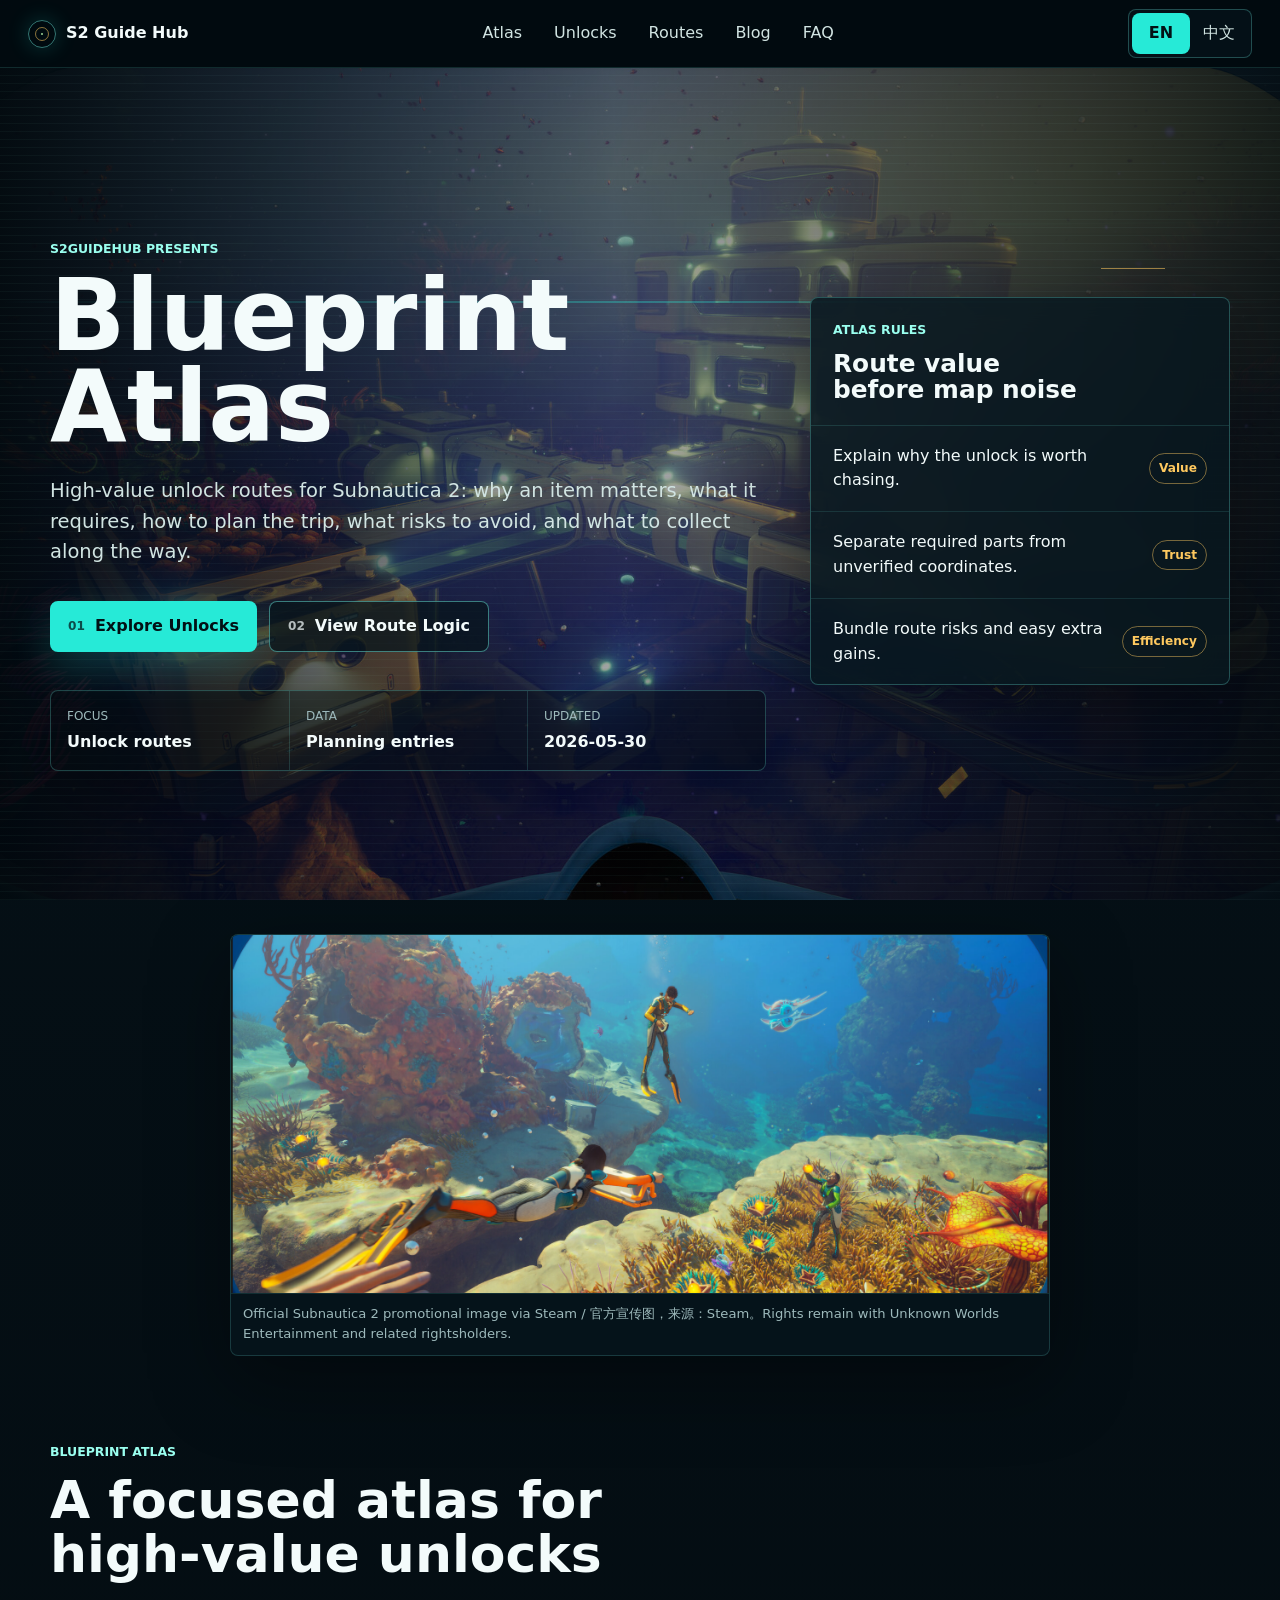
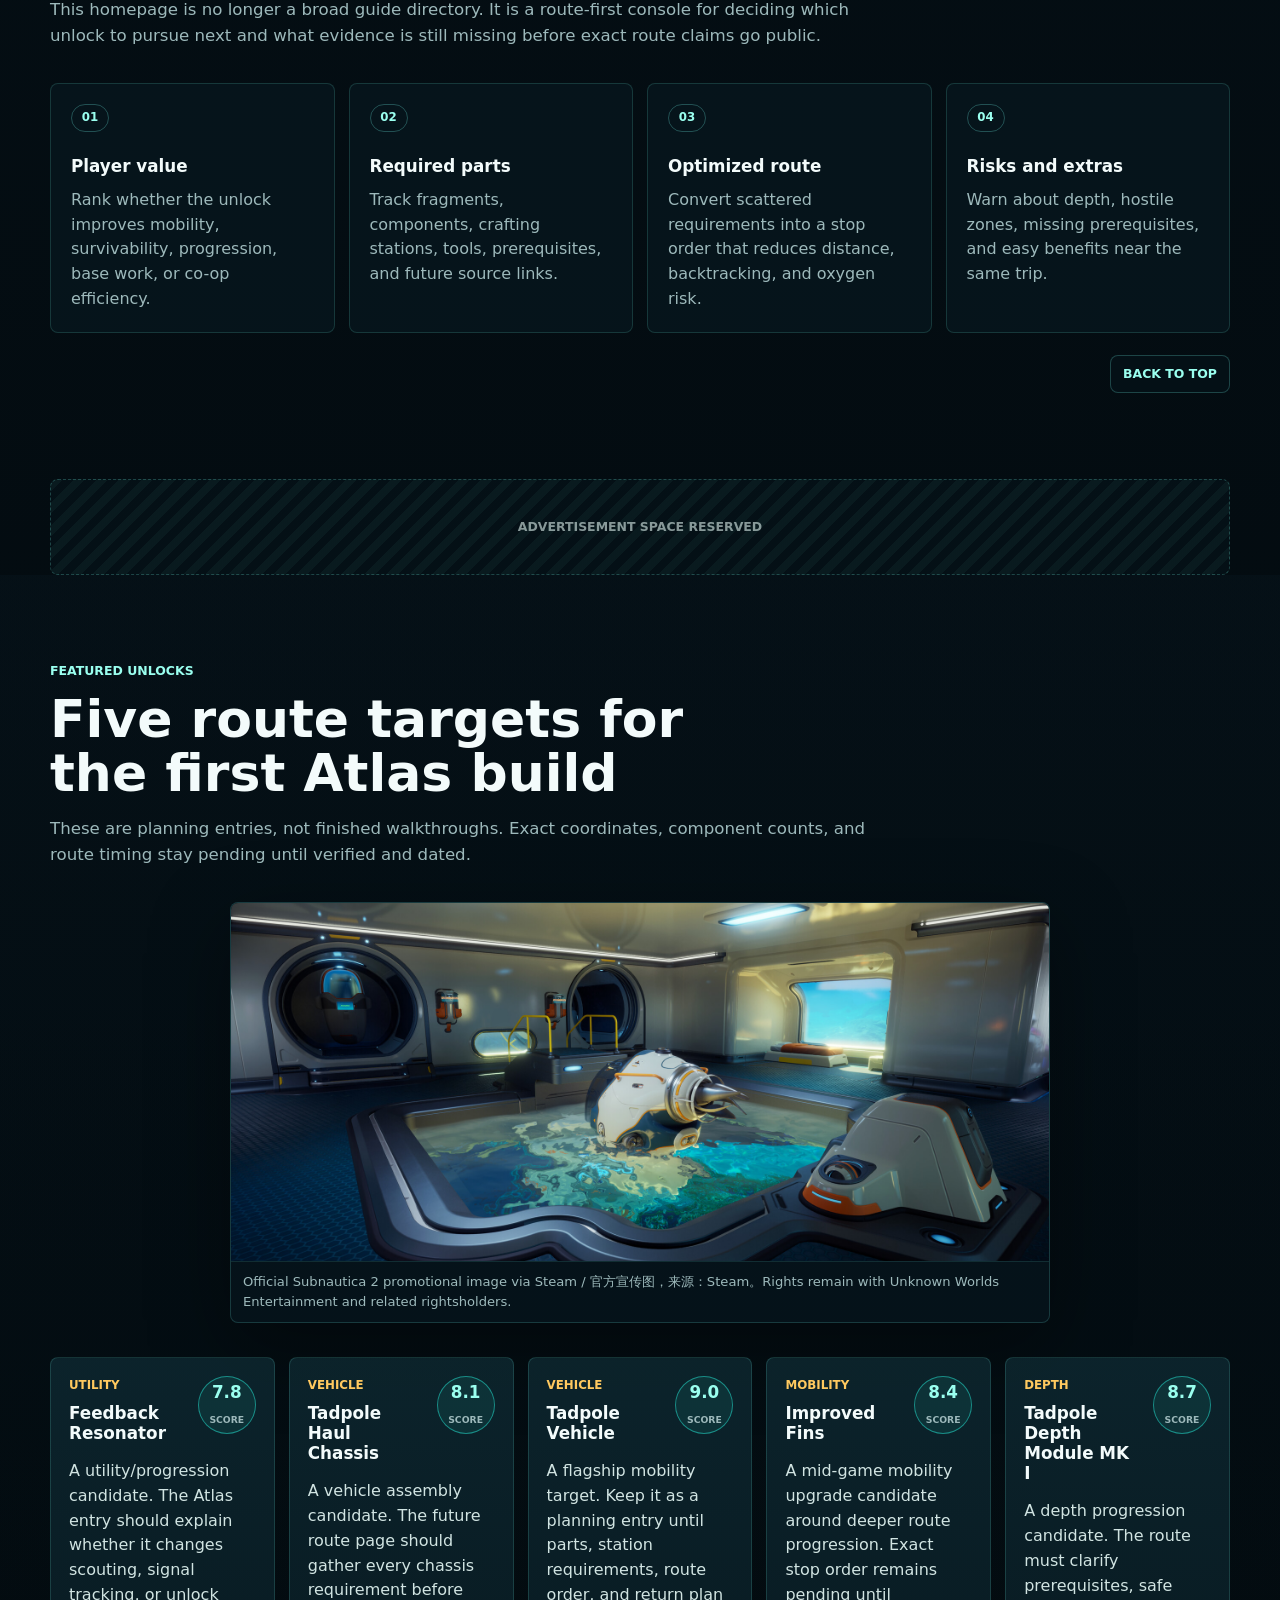
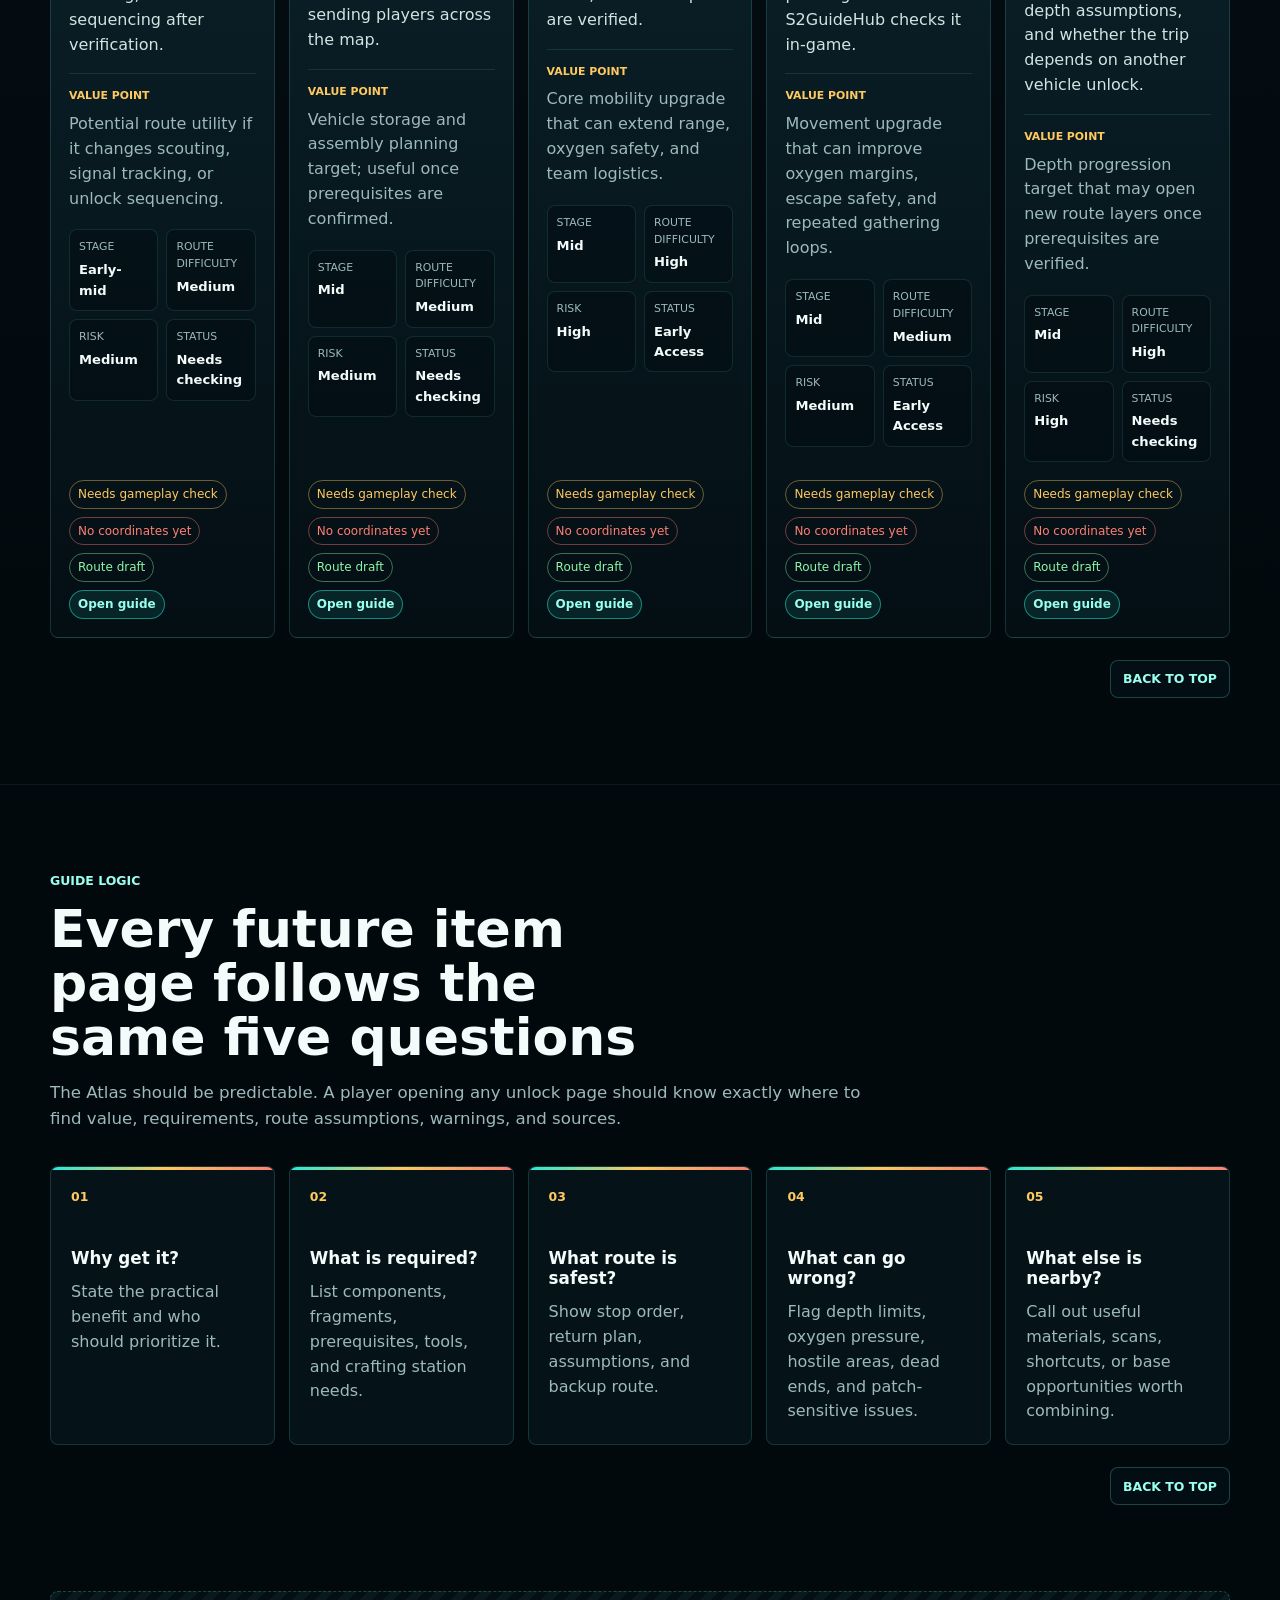
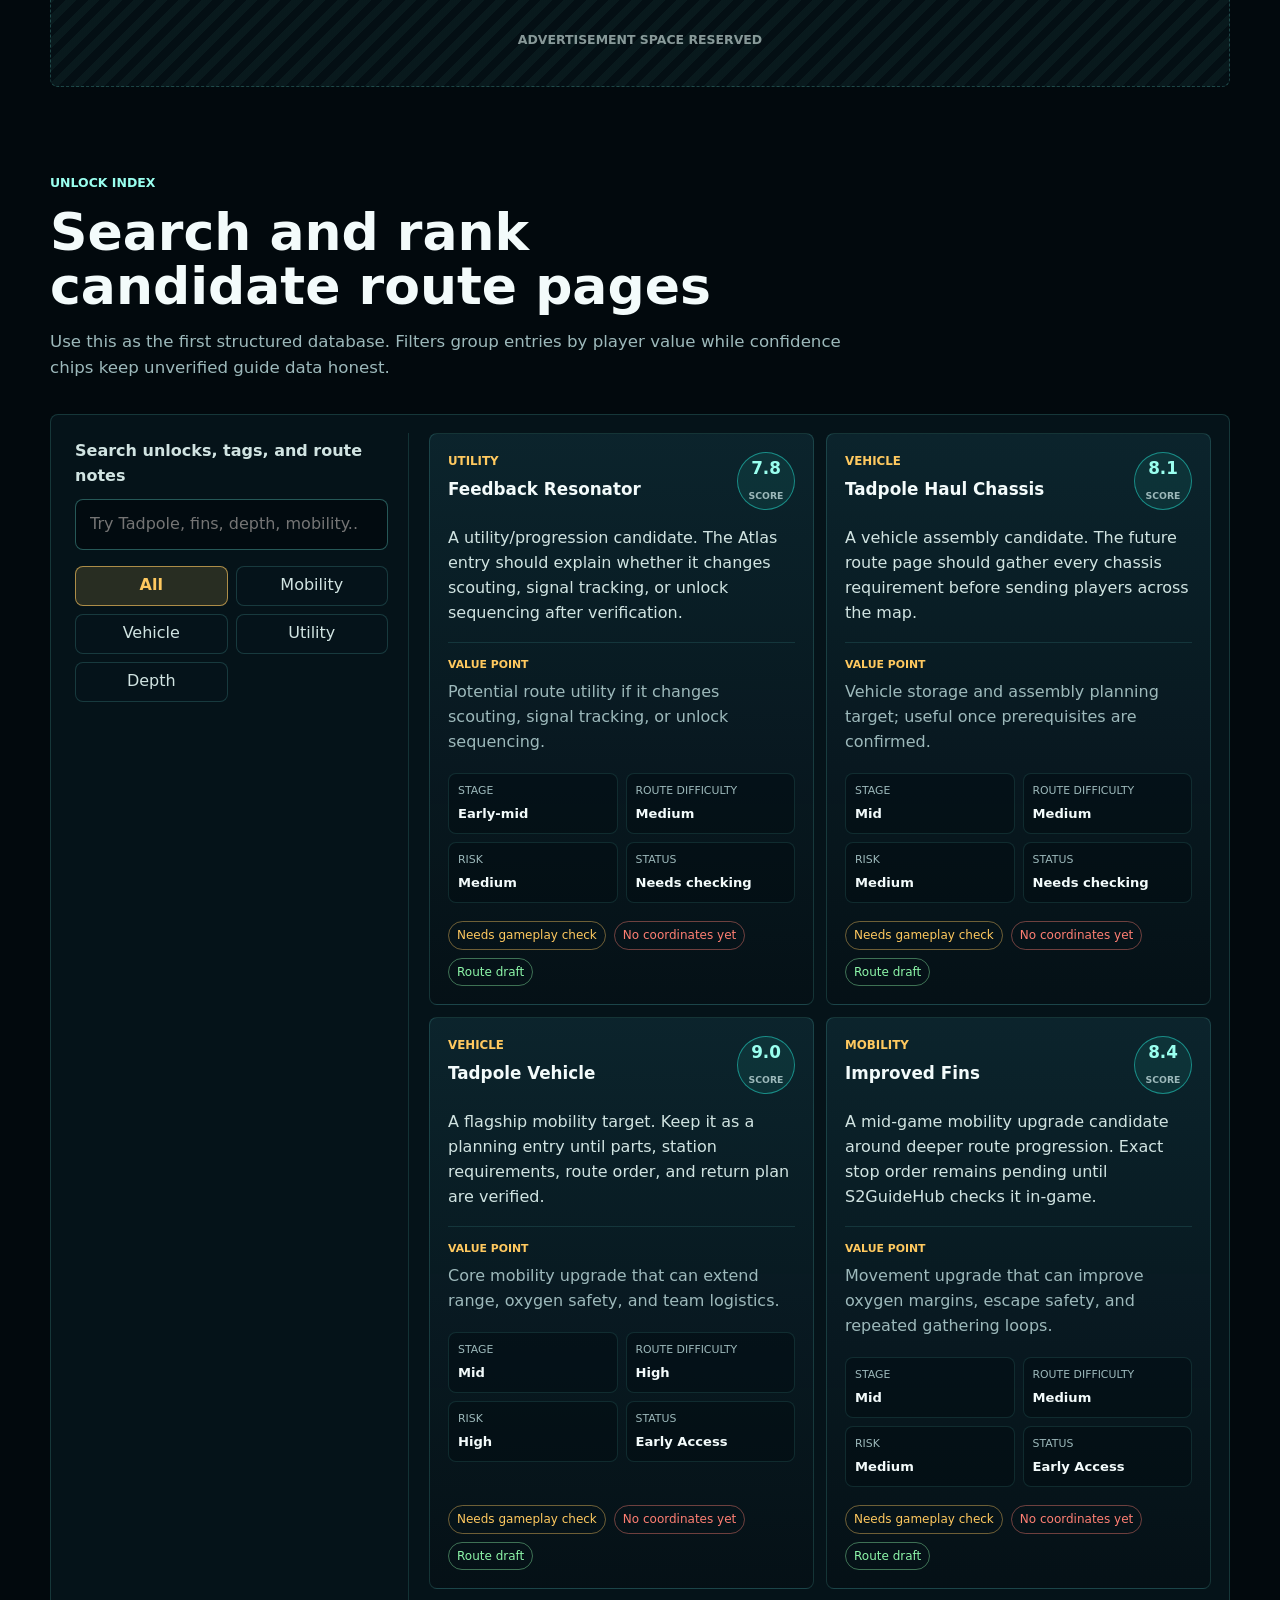
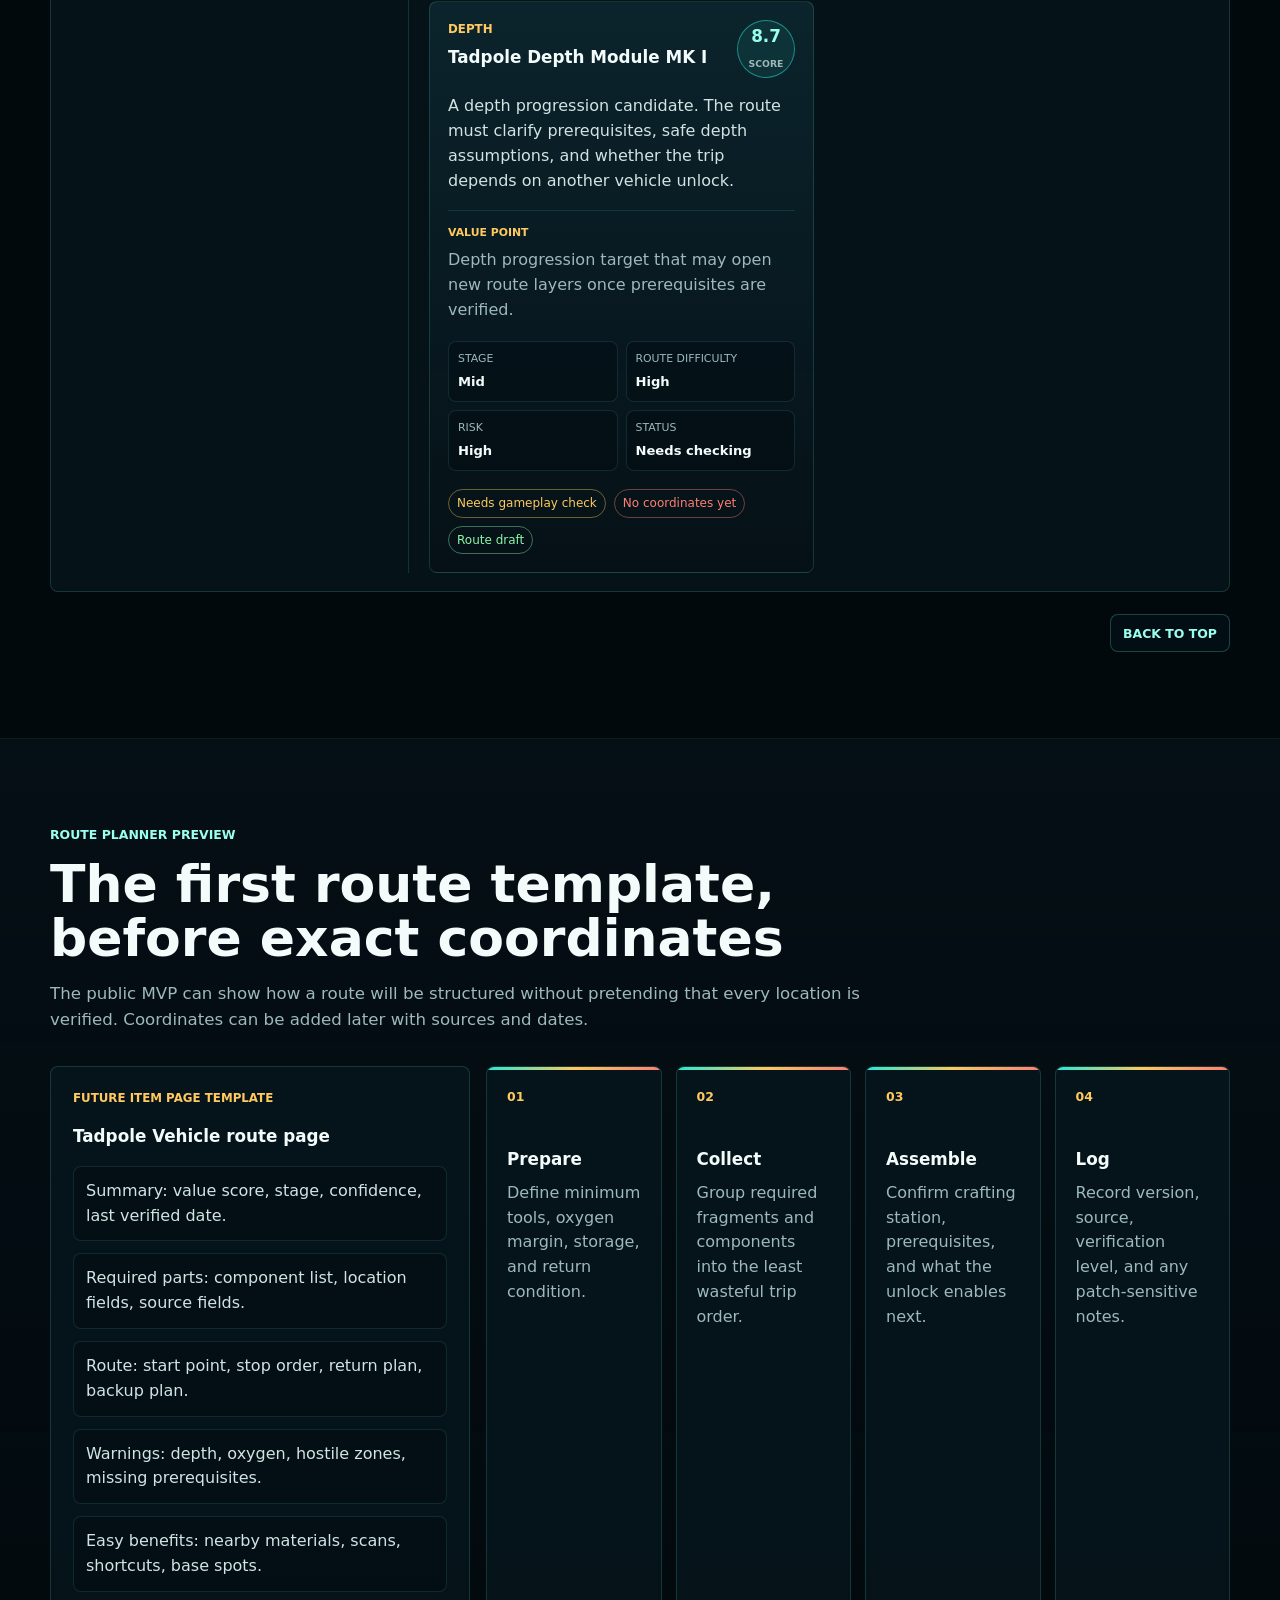
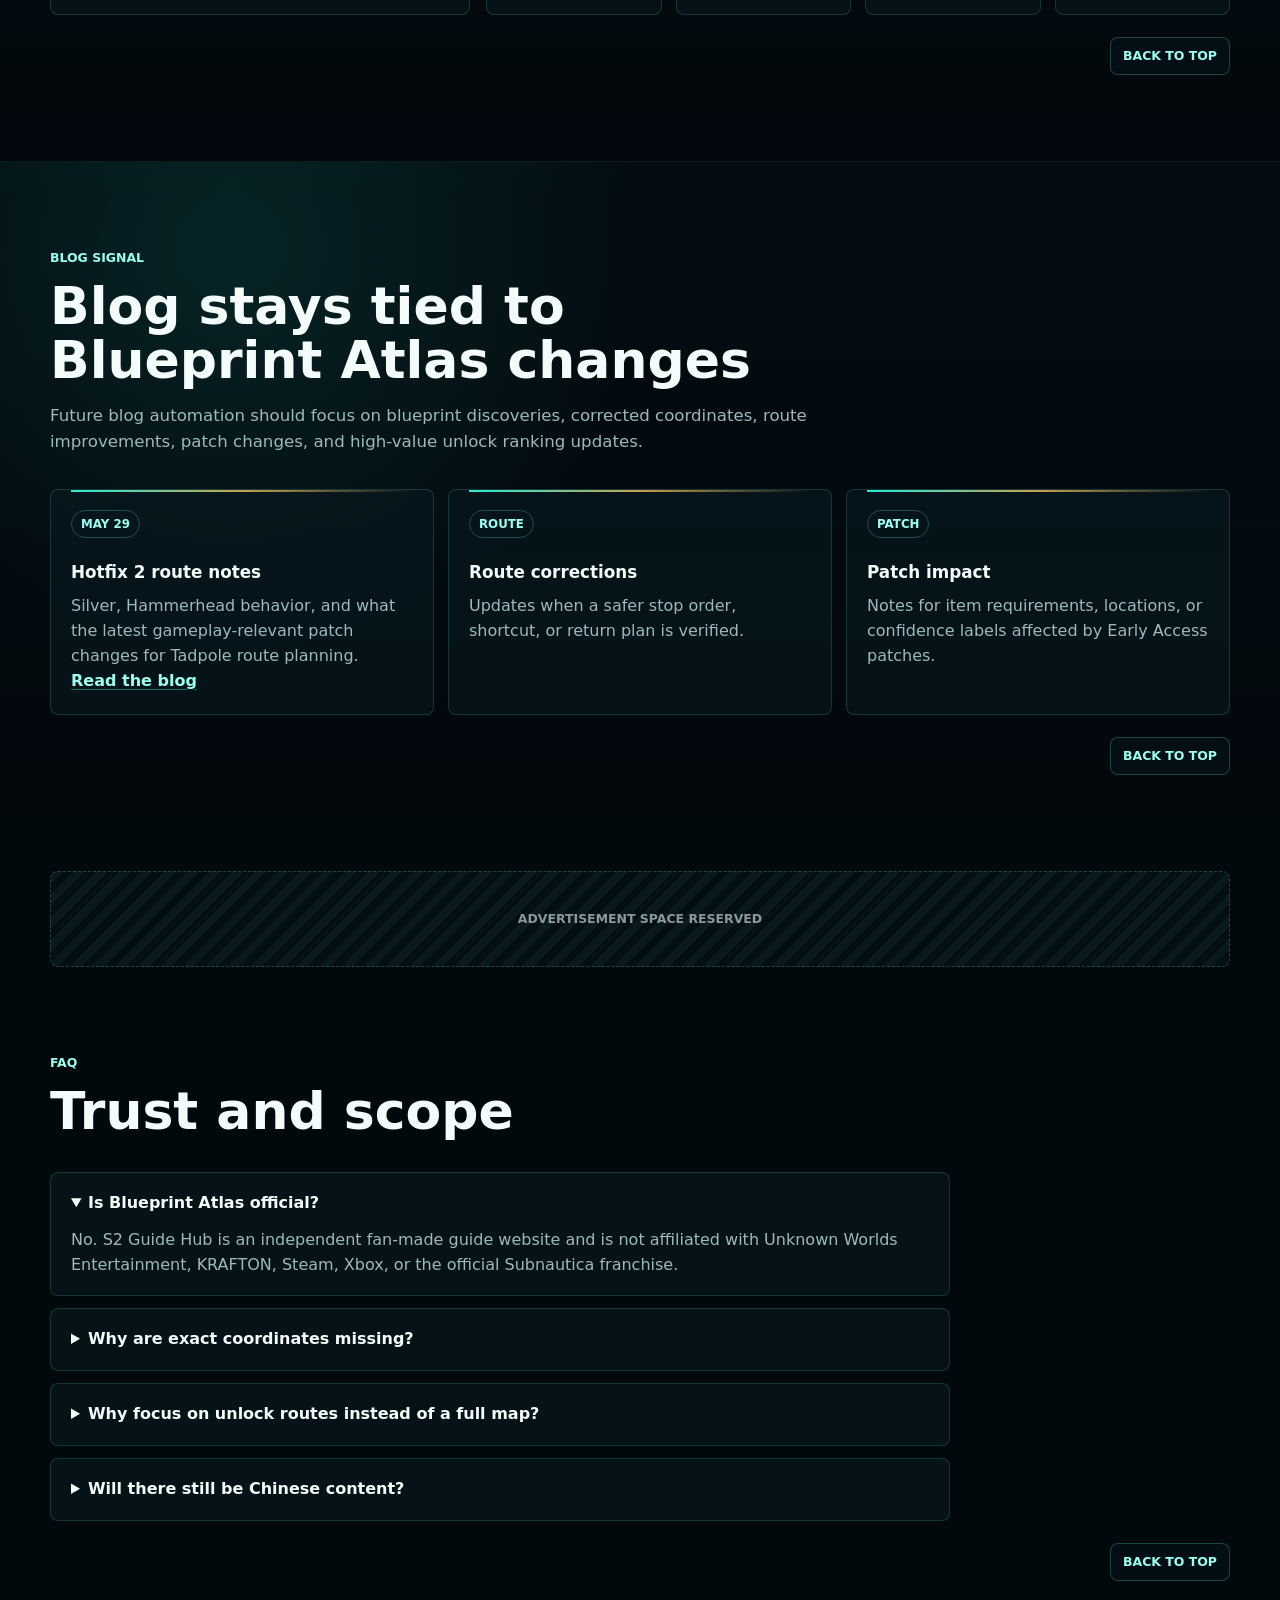
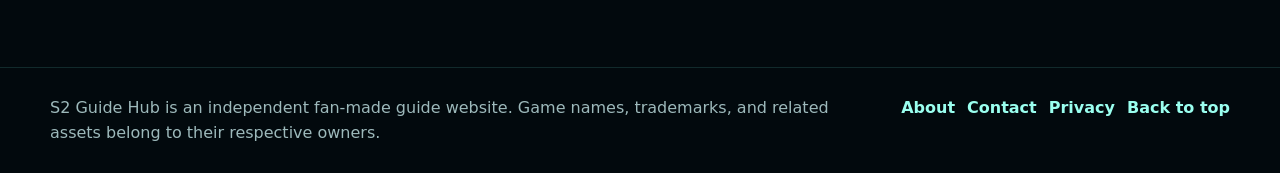
<file: index.html>
<!doctype html>
<html lang="en">
  <head>
    <!-- Google tag (gtag.js) -->
    <script async src="https://www.googletagmanager.com/gtag/js?id=G-YW6MKN77EK"></script>
    <script>
      window.dataLayer = window.dataLayer || [];
      function gtag(){dataLayer.push(arguments);}
      gtag('js', new Date());
      gtag('config', 'G-YW6MKN77EK');
    </script>
    <meta charset="utf-8">
    <meta name="viewport" content="width=device-width, initial-scale=1">
    <title>Blueprint Atlas | Subnautica 2 Unlock Routes - S2 Guide Hub</title>
    <meta
      name="description"
      content="Blueprint Atlas by S2 Guide Hub is an independent bilingual route-first index for high-value Subnautica 2 unlocks, requirements, risks, and update notes."
    >
    <meta name="theme-color" content="#061219">
    <meta property="og:title" content="Blueprint Atlas - S2 Guide Hub">
    <meta
      property="og:description"
      content="High-value Subnautica 2 unlock routes with required parts, verification labels, risk warnings, and bilingual planning notes."
    >
    <meta property="og:type" content="website">
    <meta property="og:url" content="https://www.s2guidehub.com/">
    <meta property="og:image" content="https://www.s2guidehub.com/assets/official-gallery/subnautica-2-official-03.jpg">
    <link rel="canonical" href="https://www.s2guidehub.com/">
    <link rel="preload" href="assets/official-gallery/subnautica-2-official-01.jpg" as="image">
    <link rel="stylesheet" href="css/styles.css">
    <script type="application/ld+json">
      {
        "@context": "https://schema.org",
        "@type": "WebSite",
        "name": "S2 Guide Hub",
        "alternateName": "Blueprint Atlas",
        "url": "https://www.s2guidehub.com/",
        "description": "Independent bilingual Blueprint Atlas for Subnautica 2 high-value unlock routes.",
        "inLanguage": ["en", "zh-CN"],
        "potentialAction": {
          "@type": "SearchAction",
          "target": "https://www.s2guidehub.com/?q={search_term_string}",
          "query-input": "required name=search_term_string"
        }
      }
    </script>
  </head>
  <body>
    <a class="skip-link" href="#main" data-i18n="skipLink">Skip to content</a>

    <header class="site-header" id="top" aria-label="Primary navigation">
      <a class="brand" href="#top" aria-label="S2 Guide Hub home">
        <span class="brand-mark" aria-hidden="true"></span>
        <span>S2 Guide Hub</span>
      </a>

      <nav class="nav-links" aria-label="Blueprint Atlas sections">
        <a href="#atlas" data-i18n="navAtlas">Atlas</a>
        <a href="#unlocks" data-i18n="navUnlocks">Unlocks</a>
        <a href="#routes" data-i18n="navRoutes">Routes</a>
        <a href="#blog" data-i18n="navBlog">Blog</a>
        <a href="#faq" data-i18n="navFaq">FAQ</a>
      </nav>

      <div class="language-switch" aria-label="Language">
        <button class="lang-button is-active" type="button" data-lang="en" aria-pressed="true">EN</button>
        <button class="lang-button" type="button" data-lang="zh" aria-pressed="false">中文</button>
      </div>
    </header>

    <main id="main">
      <section class="hero" aria-labelledby="hero-title">
        <div class="hero-visual" aria-hidden="true">
          <span class="scan-line"></span>
          <span class="depth-tick tick-a"></span>
          <span class="depth-tick tick-b"></span>
          <span class="depth-tick tick-c"></span>
        </div>

        <div class="hero-content">
          <p class="eyebrow" data-i18n="heroEyebrow">S2GuideHub presents</p>
          <h1 id="hero-title" data-i18n="heroTitle">Blueprint Atlas</h1>
          <p class="hero-copy" data-i18n="heroCopy">
            High-value unlock routes for Subnautica 2: why an item matters, what it requires, how to plan the trip, what risks to avoid, and what to collect along the way.
          </p>

          <div class="hero-actions" aria-label="Primary actions">
            <a class="button button-primary" href="#unlocks">
              <span aria-hidden="true">01</span>
              <span data-i18n="actionUnlocks">Explore Unlocks</span>
            </a>
            <a class="button button-secondary" href="#logic">
              <span aria-hidden="true">02</span>
              <span data-i18n="actionLogic">View Route Logic</span>
            </a>
          </div>

          <dl class="status-strip" aria-label="Atlas status">
            <div>
              <dt data-i18n="statusFocus">Focus</dt>
              <dd data-i18n="statusFocusValue">Unlock routes</dd>
            </div>
            <div>
              <dt data-i18n="statusData">Data</dt>
              <dd data-i18n="statusDataValue">Planning entries</dd>
            </div>
            <div>
              <dt data-i18n="statusChecked">Updated</dt>
              <dd>2026-05-30</dd>
            </div>
          </dl>
        </div>

        <aside class="mission-panel" aria-labelledby="mission-title">
          <div class="panel-header">
            <p class="eyebrow" data-i18n="missionEyebrow">Atlas rules</p>
            <h2 id="mission-title" data-i18n="missionTitle">Route value before map noise</h2>
          </div>
          <ol class="mission-list">
            <li>
              <span data-i18n="missionOne">Explain why the unlock is worth chasing.</span>
              <strong data-i18n="missionOneTag">Value</strong>
            </li>
            <li>
              <span data-i18n="missionTwo">Separate required parts from unverified coordinates.</span>
              <strong data-i18n="missionTwoTag">Trust</strong>
            </li>
            <li>
              <span data-i18n="missionThree">Bundle route risks and easy extra gains.</span>
              <strong data-i18n="missionThreeTag">Efficiency</strong>
            </li>
          </ol>
        </aside>
      </section>
      <figure class="concept-figure homepage-concept">
        <img
          src="assets/official-gallery/subnautica-2-official-03.jpg"
          alt="Official Subnautica 2 promotional screenshot showing a diver exploring a bright underwater biome"
        >
        <figcaption>
          Official Subnautica 2 promotional image via Steam / 官方宣传图，来源：Steam。Rights remain with Unknown Worlds Entertainment and related rightsholders.
        </figcaption>
      </figure>

      <section class="section atlas-overview" id="atlas" aria-labelledby="atlas-title">
        <div class="section-heading">
          <p class="eyebrow" data-i18n="atlasEyebrow">Blueprint Atlas</p>
          <h2 id="atlas-title" data-i18n="atlasTitle">A focused atlas for high-value unlocks</h2>
          <p data-i18n="atlasCopy">
            This homepage is no longer a broad guide directory. It is a route-first console for deciding which unlock to pursue next and what evidence is still missing before exact route claims go public.
          </p>
        </div>

        <div class="module-grid atlas-grid">
          <article class="module-card">
            <span class="module-number">01</span>
            <h3 data-i18n="atlasCardOneTitle">Player value</h3>
            <p data-i18n="atlasCardOneCopy">Rank whether the unlock improves mobility, survivability, progression, base work, or co-op efficiency.</p>
          </article>
          <article class="module-card">
            <span class="module-number">02</span>
            <h3 data-i18n="atlasCardTwoTitle">Required parts</h3>
            <p data-i18n="atlasCardTwoCopy">Track fragments, components, crafting stations, tools, prerequisites, and future source links.</p>
          </article>
          <article class="module-card">
            <span class="module-number">03</span>
            <h3 data-i18n="atlasCardThreeTitle">Optimized route</h3>
            <p data-i18n="atlasCardThreeCopy">Convert scattered requirements into a stop order that reduces distance, backtracking, and oxygen risk.</p>
          </article>
          <article class="module-card">
            <span class="module-number">04</span>
            <h3 data-i18n="atlasCardFourTitle">Risks and extras</h3>
            <p data-i18n="atlasCardFourCopy">Warn about depth, hostile zones, missing prerequisites, and easy benefits near the same trip.</p>
          </article>
        </div>

        <div class="section-action">
          <a class="section-top-link" href="#top" data-i18n="backToTop">Back to top</a>
        </div>
      </section>

      <aside class="ad-slot ad-slot-wide" aria-label="Reserved advertising space">
        <span data-i18n="adLabel">Advertisement space reserved</span>
      </aside>

      <section class="section featured-section" id="unlocks" aria-labelledby="featured-title">
        <div class="section-heading">
          <p class="eyebrow" data-i18n="featuredEyebrow">Featured unlocks</p>
          <h2 id="featured-title" data-i18n="featuredTitle">Five route targets for the first Atlas build</h2>
          <p data-i18n="featuredCopy">
            These are planning entries, not finished walkthroughs. Exact coordinates, component counts, and route timing stay pending until verified and dated.
          </p>
        </div>


        <figure class="concept-figure unlocks-concept">
          <img
            src="assets/official-gallery/subnautica-2-official-02.jpg"
            alt="Official Subnautica 2 promotional screenshot showing an interior planning room with equipment"
          >
          <figcaption>
            Official Subnautica 2 promotional image via Steam / 官方宣传图，来源：Steam。Rights remain with Unknown Worlds Entertainment and related rightsholders.
          </figcaption>
        </figure>
        <div class="featured-grid" id="featured-unlocks" aria-live="polite"></div>

        <div class="section-action">
          <a class="section-top-link" href="#top" data-i18n="backToTop">Back to top</a>
        </div>
      </section>

      <section class="section logic-section" id="logic" aria-labelledby="logic-title">
        <div class="section-heading">
          <p class="eyebrow" data-i18n="logicEyebrow">Guide logic</p>
          <h2 id="logic-title" data-i18n="logicTitle">Every future item page follows the same five questions</h2>
          <p data-i18n="logicCopy">
            The Atlas should be predictable. A player opening any unlock page should know exactly where to find value, requirements, route assumptions, warnings, and sources.
          </p>
        </div>

        <div class="logic-grid">
          <article class="logic-card">
            <span>01</span>
            <h3 data-i18n="logicOneTitle">Why get it?</h3>
            <p data-i18n="logicOneCopy">State the practical benefit and who should prioritize it.</p>
          </article>
          <article class="logic-card">
            <span>02</span>
            <h3 data-i18n="logicTwoTitle">What is required?</h3>
            <p data-i18n="logicTwoCopy">List components, fragments, prerequisites, tools, and crafting station needs.</p>
          </article>
          <article class="logic-card">
            <span>03</span>
            <h3 data-i18n="logicThreeTitle">What route is safest?</h3>
            <p data-i18n="logicThreeCopy">Show stop order, return plan, assumptions, and backup route.</p>
          </article>
          <article class="logic-card">
            <span>04</span>
            <h3 data-i18n="logicFourTitle">What can go wrong?</h3>
            <p data-i18n="logicFourCopy">Flag depth limits, oxygen pressure, hostile areas, dead ends, and patch-sensitive issues.</p>
          </article>
          <article class="logic-card">
            <span>05</span>
            <h3 data-i18n="logicFiveTitle">What else is nearby?</h3>
            <p data-i18n="logicFiveCopy">Call out useful materials, scans, shortcuts, or base opportunities worth combining.</p>
          </article>
        </div>

        <div class="section-action">
          <a class="section-top-link" href="#top" data-i18n="backToTop">Back to top</a>
        </div>
      </section>

      <aside class="ad-slot ad-slot-wide" aria-label="Reserved advertising space">
        <span data-i18n="adLabel">Advertisement space reserved</span>
      </aside>

      <section class="section unlock-index-section" aria-labelledby="unlock-index-title">
        <div class="section-heading">
          <p class="eyebrow" data-i18n="indexEyebrow">Unlock index</p>
          <h2 id="unlock-index-title" data-i18n="indexTitle">Search and rank candidate route pages</h2>
          <p data-i18n="indexCopy">
            Use this as the first structured database. Filters group entries by player value while confidence chips keep unverified guide data honest.
          </p>
        </div>

        <div class="finder-shell unlock-shell">
          <div class="finder-controls">
            <label class="search-label" for="unlock-search" data-i18n="searchLabel">Search unlocks, tags, and route notes</label>
            <input
              id="unlock-search"
              type="search"
              autocomplete="off"
              data-i18n-placeholder="searchPlaceholder"
              placeholder="Try Tadpole, fins, depth, mobility..."
            >
            <div class="filter-group" aria-label="Unlock categories">
              <button class="filter-button is-active" type="button" data-filter="all" data-i18n="filterAll">All</button>
              <button class="filter-button" type="button" data-filter="mobility" data-i18n="filterMobility">Mobility</button>
              <button class="filter-button" type="button" data-filter="vehicle" data-i18n="filterVehicle">Vehicle</button>
              <button class="filter-button" type="button" data-filter="utility" data-i18n="filterUtility">Utility</button>
              <button class="filter-button" type="button" data-filter="depth" data-i18n="filterDepth">Depth</button>
            </div>
          </div>

          <div class="finder-results unlock-results" id="unlock-results" aria-live="polite"></div>
        </div>

        <div class="section-action">
          <a class="section-top-link" href="#top" data-i18n="backToTop">Back to top</a>
        </div>
      </section>

      <section class="section route-preview-section" id="routes" aria-labelledby="routes-title">
        <div class="section-heading">
          <p class="eyebrow" data-i18n="routesEyebrow">Route planner preview</p>
          <h2 id="routes-title" data-i18n="routesTitle">The first route template, before exact coordinates</h2>
          <p data-i18n="routesCopy">
            The public MVP can show how a route will be structured without pretending that every location is verified. Coordinates can be added later with sources and dates.
          </p>
        </div>

        <div class="route-template-grid">
          <article class="template-panel">
            <p class="template-label" data-i18n="templateLabel">Future item page template</p>
            <h3 data-i18n="templateTitle">Tadpole Vehicle route page</h3>
            <ul class="template-list">
              <li data-i18n="templateOne">Summary: value score, stage, confidence, last verified date.</li>
              <li data-i18n="templateTwo">Required parts: component list, location fields, source fields.</li>
              <li data-i18n="templateThree">Route: start point, stop order, return plan, backup plan.</li>
              <li data-i18n="templateFour">Warnings: depth, oxygen, hostile zones, missing prerequisites.</li>
              <li data-i18n="templateFive">Easy benefits: nearby materials, scans, shortcuts, base spots.</li>
            </ul>
          </article>

          <div class="route-timeline compact-route">
            <article class="route-step">
              <span>01</span>
              <h3 data-i18n="routeStepOneTitle">Prepare</h3>
              <p data-i18n="routeStepOneCopy">Define minimum tools, oxygen margin, storage, and return condition.</p>
            </article>
            <article class="route-step">
              <span>02</span>
              <h3 data-i18n="routeStepTwoTitle">Collect</h3>
              <p data-i18n="routeStepTwoCopy">Group required fragments and components into the least wasteful trip order.</p>
            </article>
            <article class="route-step">
              <span>03</span>
              <h3 data-i18n="routeStepThreeTitle">Assemble</h3>
              <p data-i18n="routeStepThreeCopy">Confirm crafting station, prerequisites, and what the unlock enables next.</p>
            </article>
            <article class="route-step">
              <span>04</span>
              <h3 data-i18n="routeStepFourTitle">Log</h3>
              <p data-i18n="routeStepFourCopy">Record version, source, verification level, and any patch-sensitive notes.</p>
            </article>
          </div>
        </div>

        <div class="section-action">
          <a class="section-top-link" href="#top" data-i18n="backToTop">Back to top</a>
        </div>
      </section>

      <section class="section blog-section" id="blog" aria-labelledby="blog-title">
        <div class="section-heading">
          <p class="eyebrow" data-i18n="blogEyebrow">Blog signal</p>
          <h2 id="blog-title" data-i18n="blogTitle">Blog stays tied to Blueprint Atlas changes</h2>
          <p data-i18n="blogCopy">
            Future blog automation should focus on blueprint discoveries, corrected coordinates, route improvements, patch changes, and high-value unlock ranking updates.
          </p>
        </div>

        <div class="blog-preview-grid">
          <article class="blog-preview">
            <span class="blog-date">MAY 29</span>
            <h3>Hotfix 2 route notes</h3>
            <p>Silver, Hammerhead behavior, and what the latest gameplay-relevant patch changes for Tadpole route planning.</p>
            <a class="inline-link" href="blog/subnautica-2-hotfix-2-route-planning.html">Read the blog</a>
          </article>
          <article class="blog-preview">
            <span class="blog-date">ROUTE</span>
            <h3 data-i18n="blogCardTwoTitle">Route corrections</h3>
            <p data-i18n="blogCardTwoCopy">Updates when a safer stop order, shortcut, or return plan is verified.</p>
          </article>
          <article class="blog-preview">
            <span class="blog-date">PATCH</span>
            <h3 data-i18n="blogCardThreeTitle">Patch impact</h3>
            <p data-i18n="blogCardThreeCopy">Notes for item requirements, locations, or confidence labels affected by Early Access patches.</p>
          </article>
        </div>

        <div class="section-action">
          <a class="section-top-link" href="#top" data-i18n="backToTop">Back to top</a>
        </div>
      </section>

      <aside class="ad-slot ad-slot-wide ad-slot-footer" aria-label="Reserved advertising space">
        <span data-i18n="adLabel">Advertisement space reserved</span>
      </aside>

      <section class="section faq-section" id="faq" aria-labelledby="faq-title">
        <div class="section-heading">
          <p class="eyebrow" data-i18n="faqEyebrow">FAQ</p>
          <h2 id="faq-title" data-i18n="faqTitle">Trust and scope</h2>
        </div>

        <div class="faq-list">
          <details open>
            <summary data-i18n="faqOneQ">Is Blueprint Atlas official?</summary>
            <p data-i18n="faqOneA">
              No. S2 Guide Hub is an independent fan-made guide website and is not affiliated with Unknown Worlds Entertainment, KRAFTON, Steam, Xbox, or the official Subnautica franchise.
            </p>
          </details>
          <details>
            <summary data-i18n="faqTwoQ">Why are exact coordinates missing?</summary>
            <p data-i18n="faqTwoA">
              Early Access changes quickly. Exact coordinates, component counts, and route times will be published only after they are verified and dated.
            </p>
          </details>
          <details>
            <summary data-i18n="faqThreeQ">Why focus on unlock routes instead of a full map?</summary>
            <p data-i18n="faqThreeA">
              Full map sites already exist. This Atlas focuses on player decisions: what is worth getting, what it requires, how to route it, and what risks matter.
            </p>
          </details>
          <details>
            <summary data-i18n="faqFourQ">Will there still be Chinese content?</summary>
            <p data-i18n="faqFourA">
              Yes. The Atlas keeps English first and Simplified Chinese support from launch so terminology and route logic can stay readable for both audiences.
            </p>
          </details>
        </div>

        <div class="section-action">
          <a class="section-top-link" href="#top" data-i18n="backToTop">Back to top</a>
        </div>
      </section>
    </main>

    <footer class="site-footer">
      <p data-i18n="footerDisclaimer">
        S2 Guide Hub is an independent fan-made guide website. Game names, trademarks, and related assets belong to their respective owners.
      </p>
      <nav class="footer-links" aria-label="Footer links">
        <a href="about.html" data-i18n="footerAbout">About</a>
        <a href="contact.html" data-i18n="footerContact">Contact</a>
        <a href="privacy.html" data-i18n="footerPrivacy">Privacy</a>
        <a href="#top" data-i18n="footerTop">Back to top</a>
      </nav>
    </footer>

    <script src="js/main.js" defer></script>
  </body>
</html>
</file>
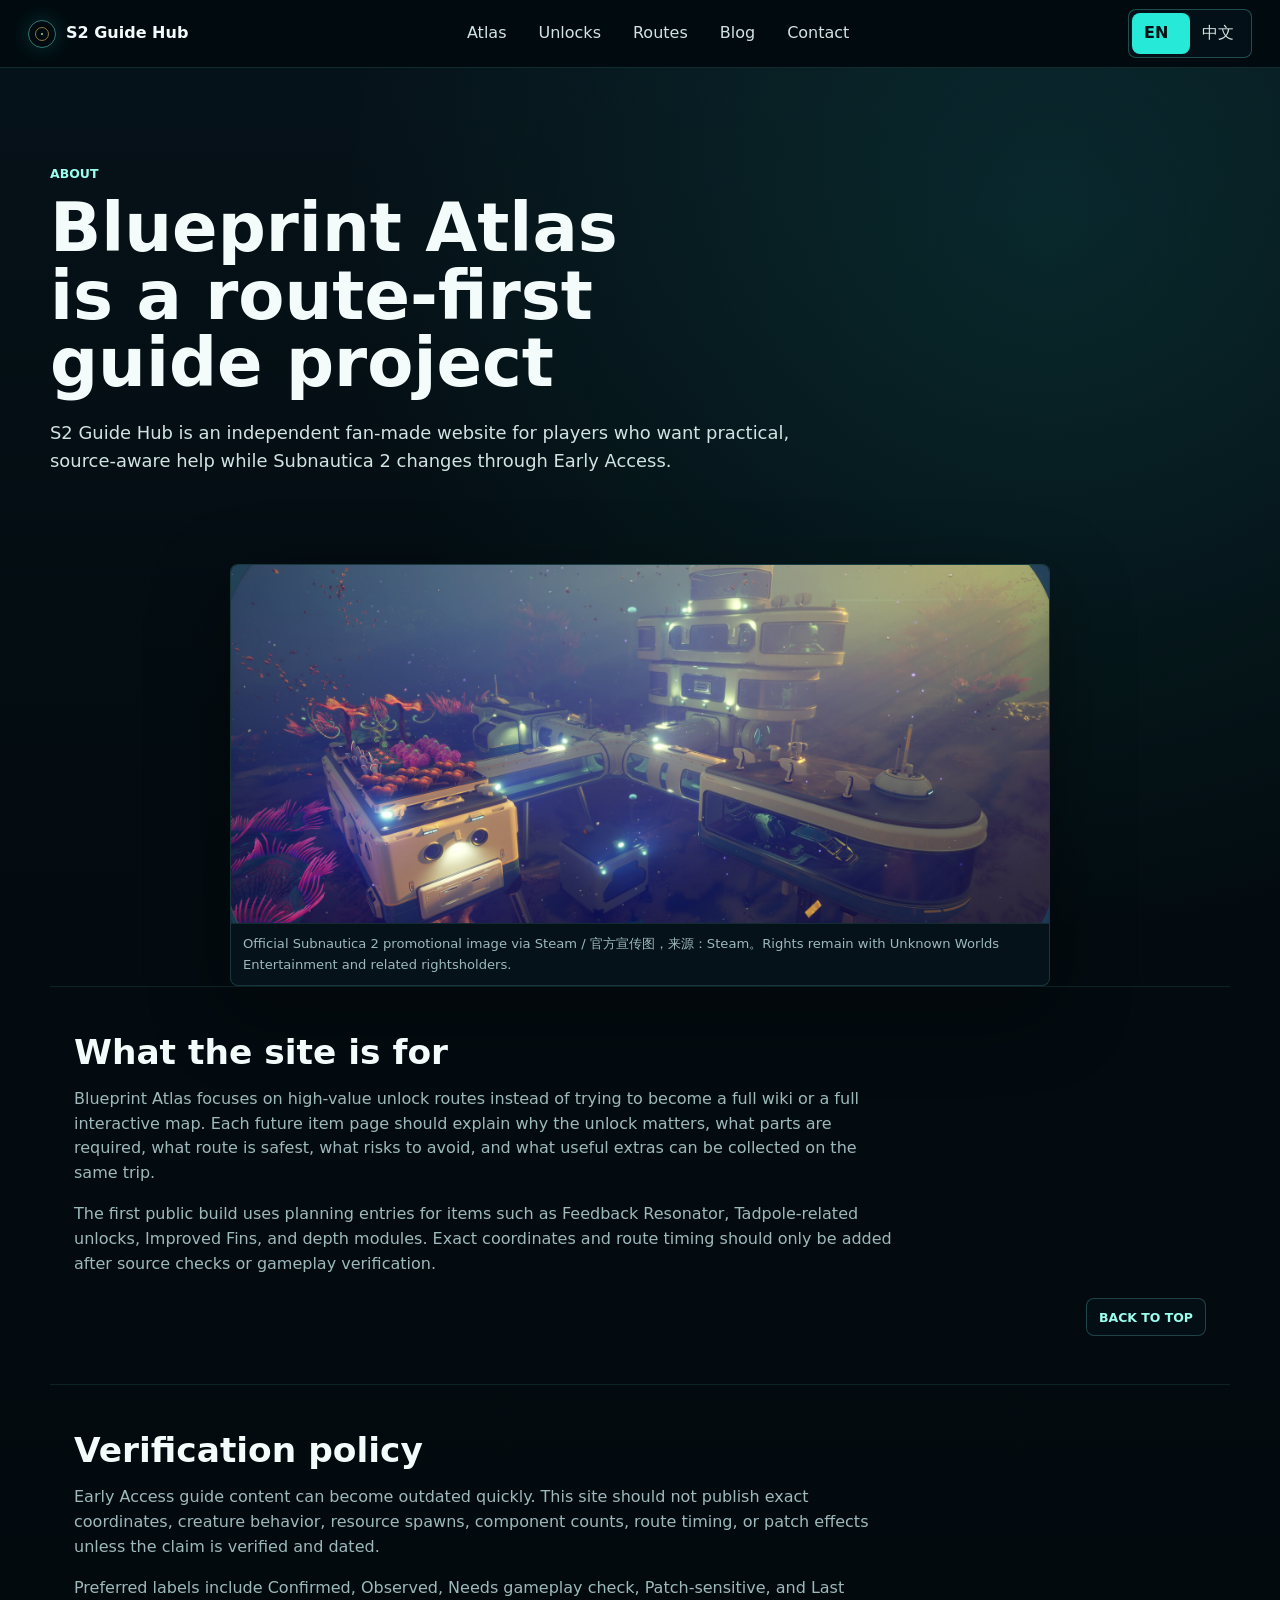
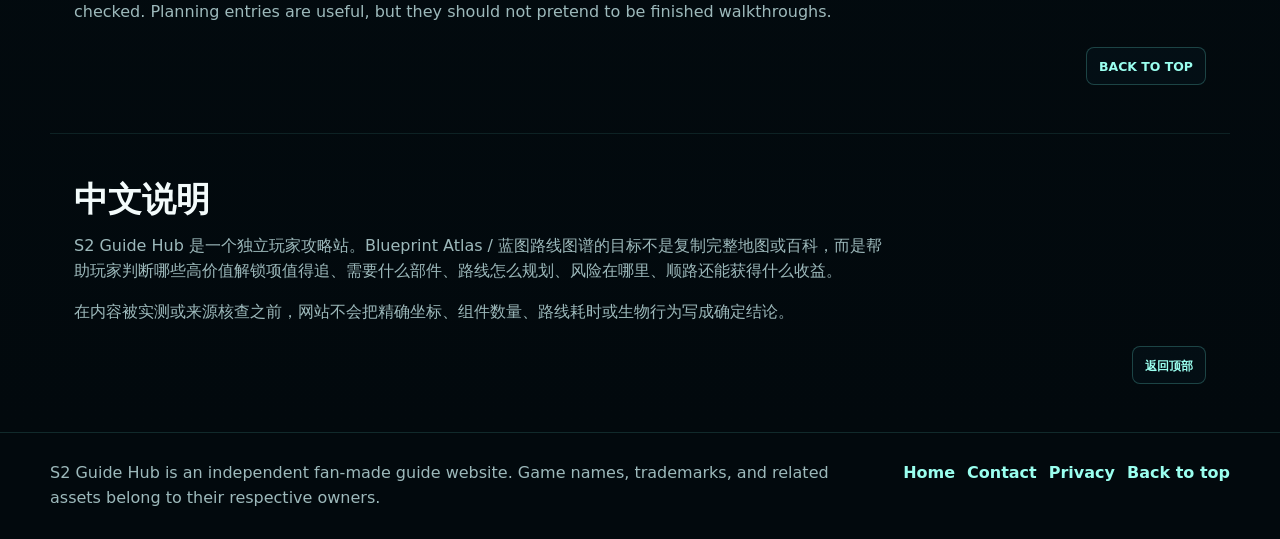
<file: about.html>
<!doctype html>
<html lang="en">
  <head>
    <!-- Google tag (gtag.js) -->
    <script async src="https://www.googletagmanager.com/gtag/js?id=G-YW6MKN77EK"></script>
    <script>
      window.dataLayer = window.dataLayer || [];
      function gtag(){dataLayer.push(arguments);}
      gtag('js', new Date());
      gtag('config', 'G-YW6MKN77EK');
    </script>
    <meta charset="utf-8">
    <meta name="viewport" content="width=device-width, initial-scale=1">
    <title>About S2 Guide Hub | Blueprint Atlas</title>
    <meta
      name="description"
      content="About S2 Guide Hub and Blueprint Atlas, an independent bilingual route-first guide project for high-value Subnautica 2 unlocks."
    >
    <meta name="theme-color" content="#061219">
    <meta property="og:title" content="About S2 Guide Hub">
    <meta
      property="og:description"
      content="Learn how Blueprint Atlas approaches Subnautica 2 unlock routes, source checks, and bilingual guide content."
    >
    <meta property="og:type" content="website">
    <meta property="og:url" content="https://www.s2guidehub.com/about">
    <meta property="og:image" content="https://www.s2guidehub.com/assets/official-gallery/subnautica-2-official-01.jpg">
    <link rel="canonical" href="https://www.s2guidehub.com/about">
    <link rel="stylesheet" href="css/styles.css">
  </head>
  <body>
    <a class="skip-link" href="#main">Skip to content</a>

    <header class="site-header" id="top" aria-label="Primary navigation">
      <a class="brand" href="index.html#top" aria-label="S2 Guide Hub home">
        <span class="brand-mark" aria-hidden="true"></span>
        <span>S2 Guide Hub</span>
      </a>

      <nav class="nav-links" aria-label="Site sections">
        <a href="index.html#atlas">Atlas</a>
        <a href="index.html#unlocks">Unlocks</a>
        <a href="index.html#routes">Routes</a>
        <a href="index.html#blog">Blog</a>
        <a href="contact.html">Contact</a>
      </nav>

      <div class="language-switch" aria-label="Language">
        <a class="lang-button is-active" href="about.html" aria-current="page">EN</a>
        <a class="lang-button" href="#zh">中文</a>
      </div>
    </header>

    <main class="page-main" id="main">
      <section class="page-hero" aria-labelledby="about-title">
        <p class="eyebrow">About</p>
        <h1 id="about-title">Blueprint Atlas is a route-first guide project</h1>
        <p>
          S2 Guide Hub is an independent fan-made website for players who want practical, source-aware help while Subnautica 2 changes through Early Access.
        </p>
      </section>
      <figure class="concept-figure page-concept">
        <img
          src="assets/official-gallery/subnautica-2-official-01.jpg"
          alt="Official Subnautica 2 promotional screenshot showing an underwater base and nearby reef"
        >
        <figcaption>
          Official Subnautica 2 promotional image via Steam / 官方宣传图，来源：Steam。Rights remain with Unknown Worlds Entertainment and related rightsholders.
        </figcaption>
      </figure>

      <section class="text-section" aria-labelledby="mission-title">
        <h2 id="mission-title">What the site is for</h2>
        <p>
          Blueprint Atlas focuses on high-value unlock routes instead of trying to become a full wiki or a full interactive map. Each future item page should explain why the unlock matters, what parts are required, what route is safest, what risks to avoid, and what useful extras can be collected on the same trip.
        </p>
        <p>
          The first public build uses planning entries for items such as Feedback Resonator, Tadpole-related unlocks, Improved Fins, and depth modules. Exact coordinates and route timing should only be added after source checks or gameplay verification.
        </p>
        <div class="section-action">
          <a class="section-top-link" href="#top">Back to top</a>
        </div>
      </section>

      <section class="text-section" aria-labelledby="verification-title">
        <h2 id="verification-title">Verification policy</h2>
        <p>
          Early Access guide content can become outdated quickly. This site should not publish exact coordinates, creature behavior, resource spawns, component counts, route timing, or patch effects unless the claim is verified and dated.
        </p>
        <p>
          Preferred labels include Confirmed, Observed, Needs gameplay check, Patch-sensitive, and Last checked. Planning entries are useful, but they should not pretend to be finished walkthroughs.
        </p>
        <div class="section-action">
          <a class="section-top-link" href="#top">Back to top</a>
        </div>
      </section>

      <section class="text-section" id="zh" aria-labelledby="about-zh-title">
        <h2 id="about-zh-title">中文说明</h2>
        <p>
          S2 Guide Hub 是一个独立玩家攻略站。Blueprint Atlas / 蓝图路线图谱的目标不是复制完整地图或百科，而是帮助玩家判断哪些高价值解锁项值得追、需要什么部件、路线怎么规划、风险在哪里、顺路还能获得什么收益。
        </p>
        <p>
          在内容被实测或来源核查之前，网站不会把精确坐标、组件数量、路线耗时或生物行为写成确定结论。
        </p>
        <div class="section-action">
          <a class="section-top-link" href="#top">返回顶部</a>
        </div>
      </section>
    </main>

    <footer class="site-footer">
      <p>
        S2 Guide Hub is an independent fan-made guide website. Game names, trademarks, and related assets belong to their respective owners.
      </p>
      <nav class="footer-links" aria-label="Footer links">
        <a href="index.html#top">Home</a>
        <a href="contact.html">Contact</a>
        <a href="privacy.html">Privacy</a>
        <a href="#top">Back to top</a>
      </nav>
    </footer>
  </body>
</html>
</file>
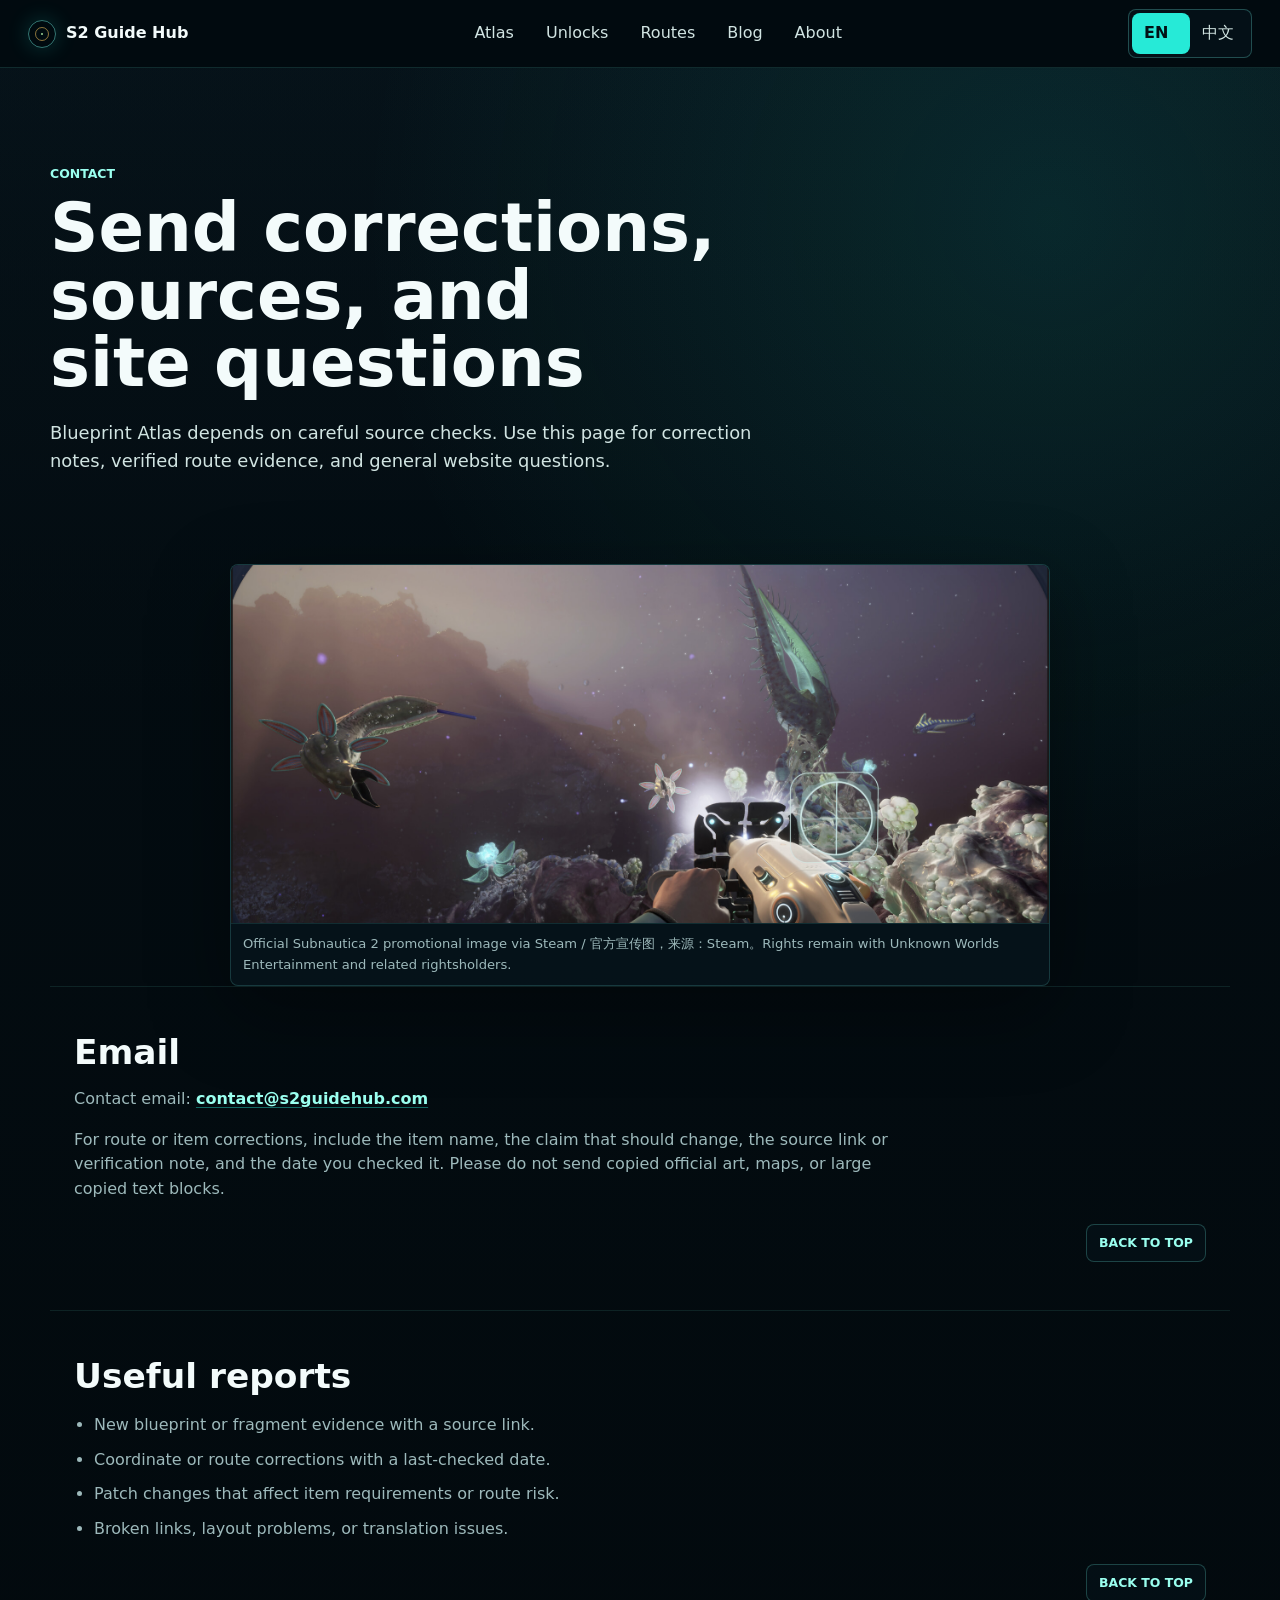
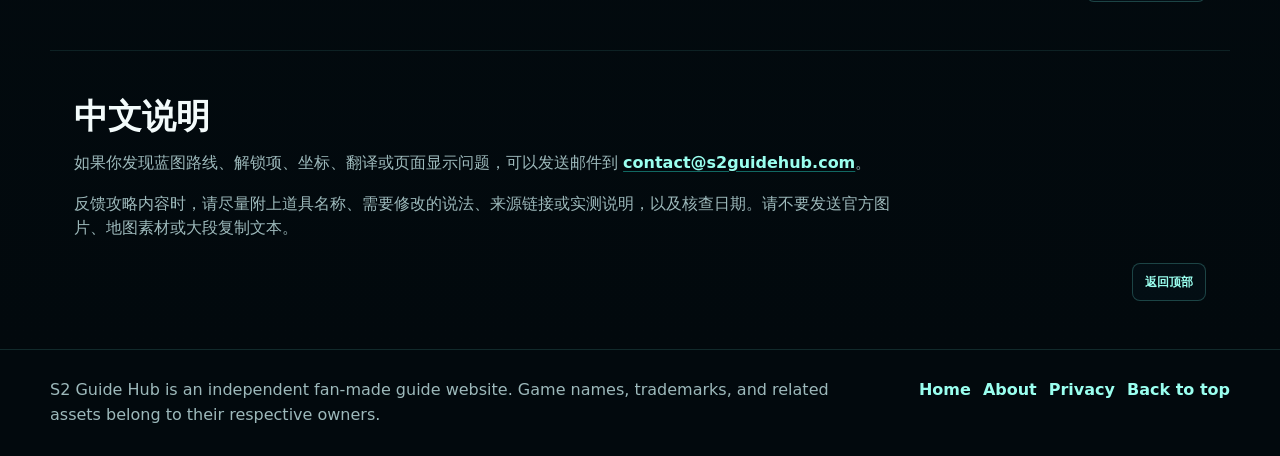
<file: contact.html>
<!doctype html>
<html lang="en">
  <head>
    <!-- Google tag (gtag.js) -->
    <script async src="https://www.googletagmanager.com/gtag/js?id=G-YW6MKN77EK"></script>
    <script>
      window.dataLayer = window.dataLayer || [];
      function gtag(){dataLayer.push(arguments);}
      gtag('js', new Date());
      gtag('config', 'G-YW6MKN77EK');
    </script>
    <meta charset="utf-8">
    <meta name="viewport" content="width=device-width, initial-scale=1">
    <title>Contact S2 Guide Hub | Blueprint Atlas</title>
    <meta
      name="description"
      content="Contact S2 Guide Hub to report Blueprint Atlas corrections, source links, route updates, or site questions."
    >
    <meta name="theme-color" content="#061219">
    <meta property="og:title" content="Contact S2 Guide Hub">
    <meta
      property="og:description"
      content="Send source-checked corrections, route updates, and general questions for S2 Guide Hub."
    >
    <meta property="og:type" content="website">
    <meta property="og:url" content="https://www.s2guidehub.com/contact">
    <meta property="og:image" content="https://www.s2guidehub.com/assets/official-gallery/subnautica-2-official-04.jpg">
    <link rel="canonical" href="https://www.s2guidehub.com/contact">
    <link rel="stylesheet" href="css/styles.css">
  </head>
  <body>
    <a class="skip-link" href="#main">Skip to content</a>

    <header class="site-header" id="top" aria-label="Primary navigation">
      <a class="brand" href="index.html#top" aria-label="S2 Guide Hub home">
        <span class="brand-mark" aria-hidden="true"></span>
        <span>S2 Guide Hub</span>
      </a>

      <nav class="nav-links" aria-label="Site sections">
        <a href="index.html#atlas">Atlas</a>
        <a href="index.html#unlocks">Unlocks</a>
        <a href="index.html#routes">Routes</a>
        <a href="index.html#blog">Blog</a>
        <a href="about.html">About</a>
      </nav>

      <div class="language-switch" aria-label="Language">
        <a class="lang-button is-active" href="contact.html" aria-current="page">EN</a>
        <a class="lang-button" href="#zh">中文</a>
      </div>
    </header>

    <main class="page-main" id="main">
      <section class="page-hero" aria-labelledby="contact-title">
        <p class="eyebrow">Contact</p>
        <h1 id="contact-title">Send corrections, sources, and site questions</h1>
        <p>
          Blueprint Atlas depends on careful source checks. Use this page for correction notes, verified route evidence, and general website questions.
        </p>
      </section>
      <figure class="concept-figure page-concept">
        <img
          src="assets/official-gallery/subnautica-2-official-04.jpg"
          alt="Official Subnautica 2 promotional screenshot showing underwater wildlife and a handheld tool view"
        >
        <figcaption>
          Official Subnautica 2 promotional image via Steam / 官方宣传图，来源：Steam。Rights remain with Unknown Worlds Entertainment and related rightsholders.
        </figcaption>
      </figure>

      <section class="text-section" aria-labelledby="email-title">
        <h2 id="email-title">Email</h2>
        <p>
          Contact email: <a class="inline-link" href="mailto:contact@s2guidehub.com">contact@s2guidehub.com</a>
        </p>
        <p>
          For route or item corrections, include the item name, the claim that should change, the source link or verification note, and the date you checked it. Please do not send copied official art, maps, or large copied text blocks.
        </p>
        <div class="section-action">
          <a class="section-top-link" href="#top">Back to top</a>
        </div>
      </section>

      <section class="text-section" aria-labelledby="good-reports-title">
        <h2 id="good-reports-title">Useful reports</h2>
        <ul class="page-list">
          <li>New blueprint or fragment evidence with a source link.</li>
          <li>Coordinate or route corrections with a last-checked date.</li>
          <li>Patch changes that affect item requirements or route risk.</li>
          <li>Broken links, layout problems, or translation issues.</li>
        </ul>
        <div class="section-action">
          <a class="section-top-link" href="#top">Back to top</a>
        </div>
      </section>

      <section class="text-section" id="zh" aria-labelledby="contact-zh-title">
        <h2 id="contact-zh-title">中文说明</h2>
        <p>
          如果你发现蓝图路线、解锁项、坐标、翻译或页面显示问题，可以发送邮件到 <a class="inline-link" href="mailto:contact@s2guidehub.com">contact@s2guidehub.com</a>。
        </p>
        <p>
          反馈攻略内容时，请尽量附上道具名称、需要修改的说法、来源链接或实测说明，以及核查日期。请不要发送官方图片、地图素材或大段复制文本。
        </p>
        <div class="section-action">
          <a class="section-top-link" href="#top">返回顶部</a>
        </div>
      </section>
    </main>

    <footer class="site-footer">
      <p>
        S2 Guide Hub is an independent fan-made guide website. Game names, trademarks, and related assets belong to their respective owners.
      </p>
      <nav class="footer-links" aria-label="Footer links">
        <a href="index.html#top">Home</a>
        <a href="about.html">About</a>
        <a href="privacy.html">Privacy</a>
        <a href="#top">Back to top</a>
      </nav>
    </footer>
  </body>
</html>
</file>
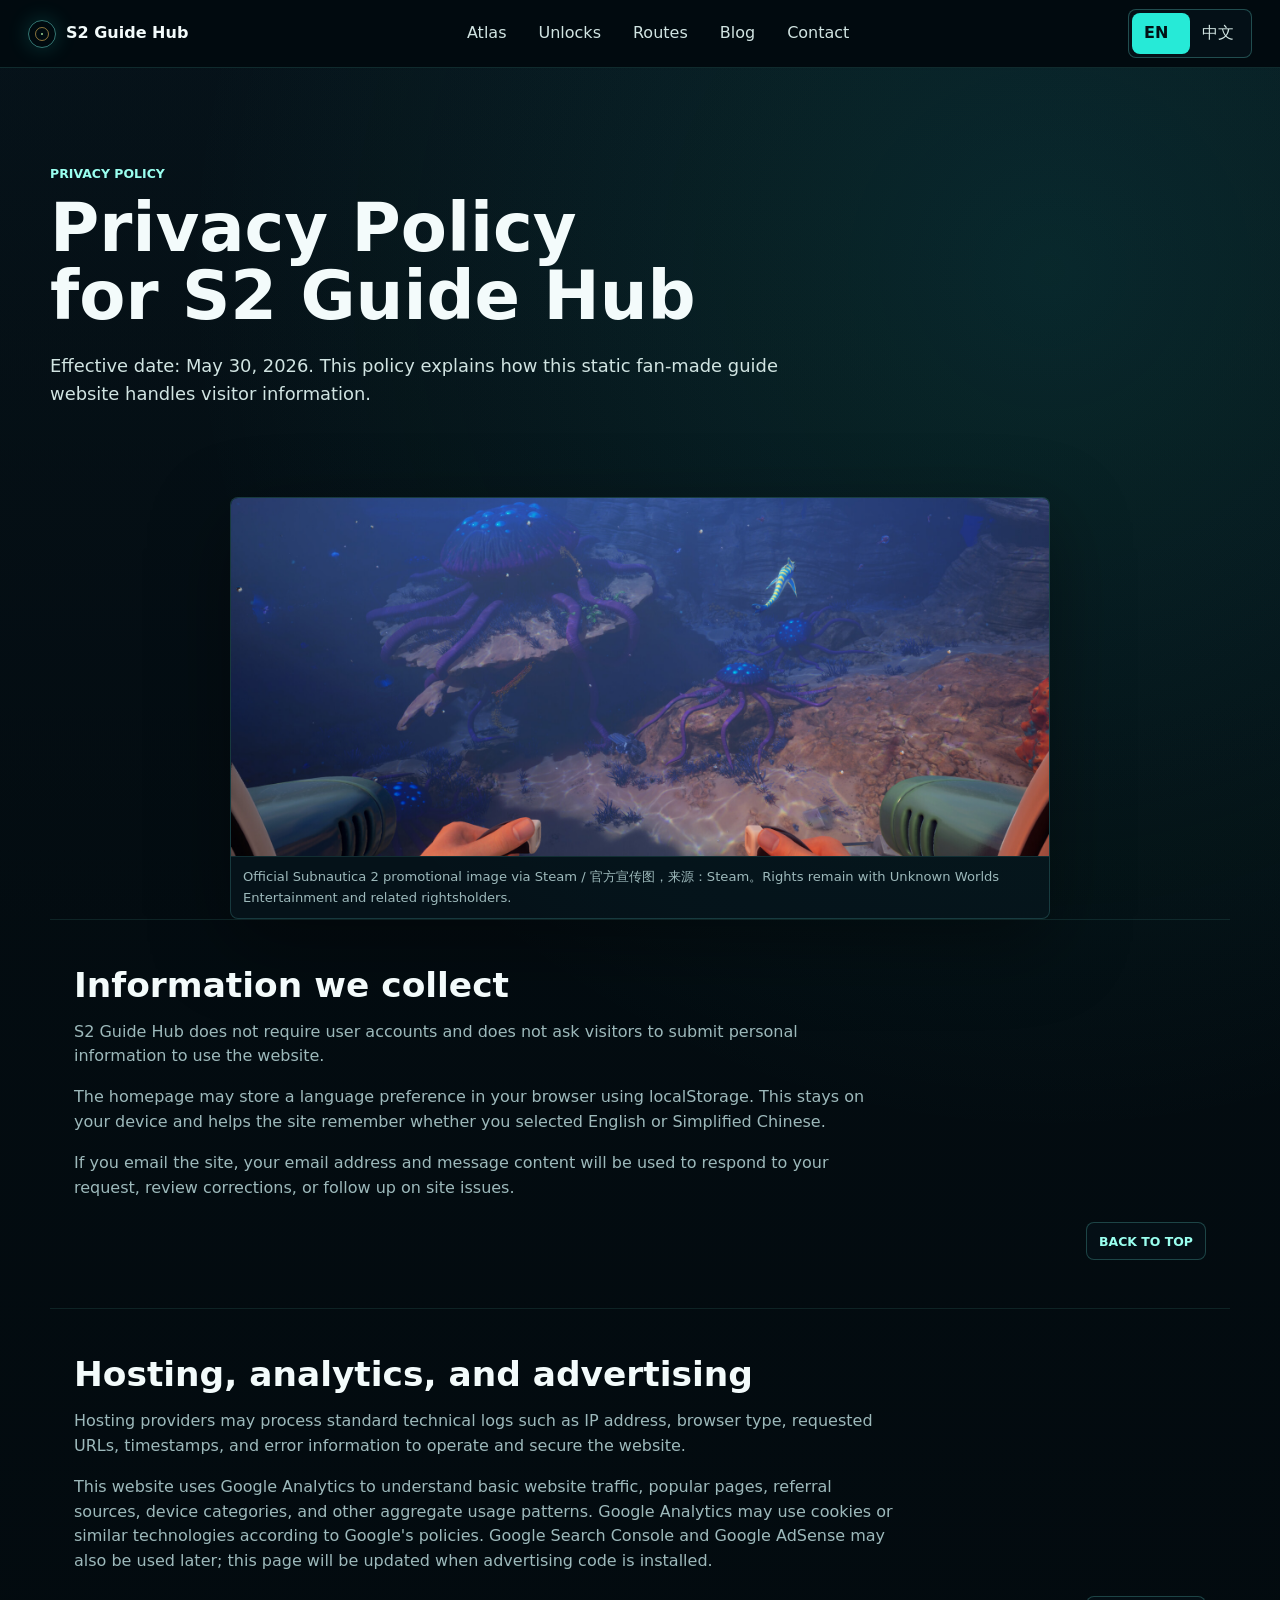
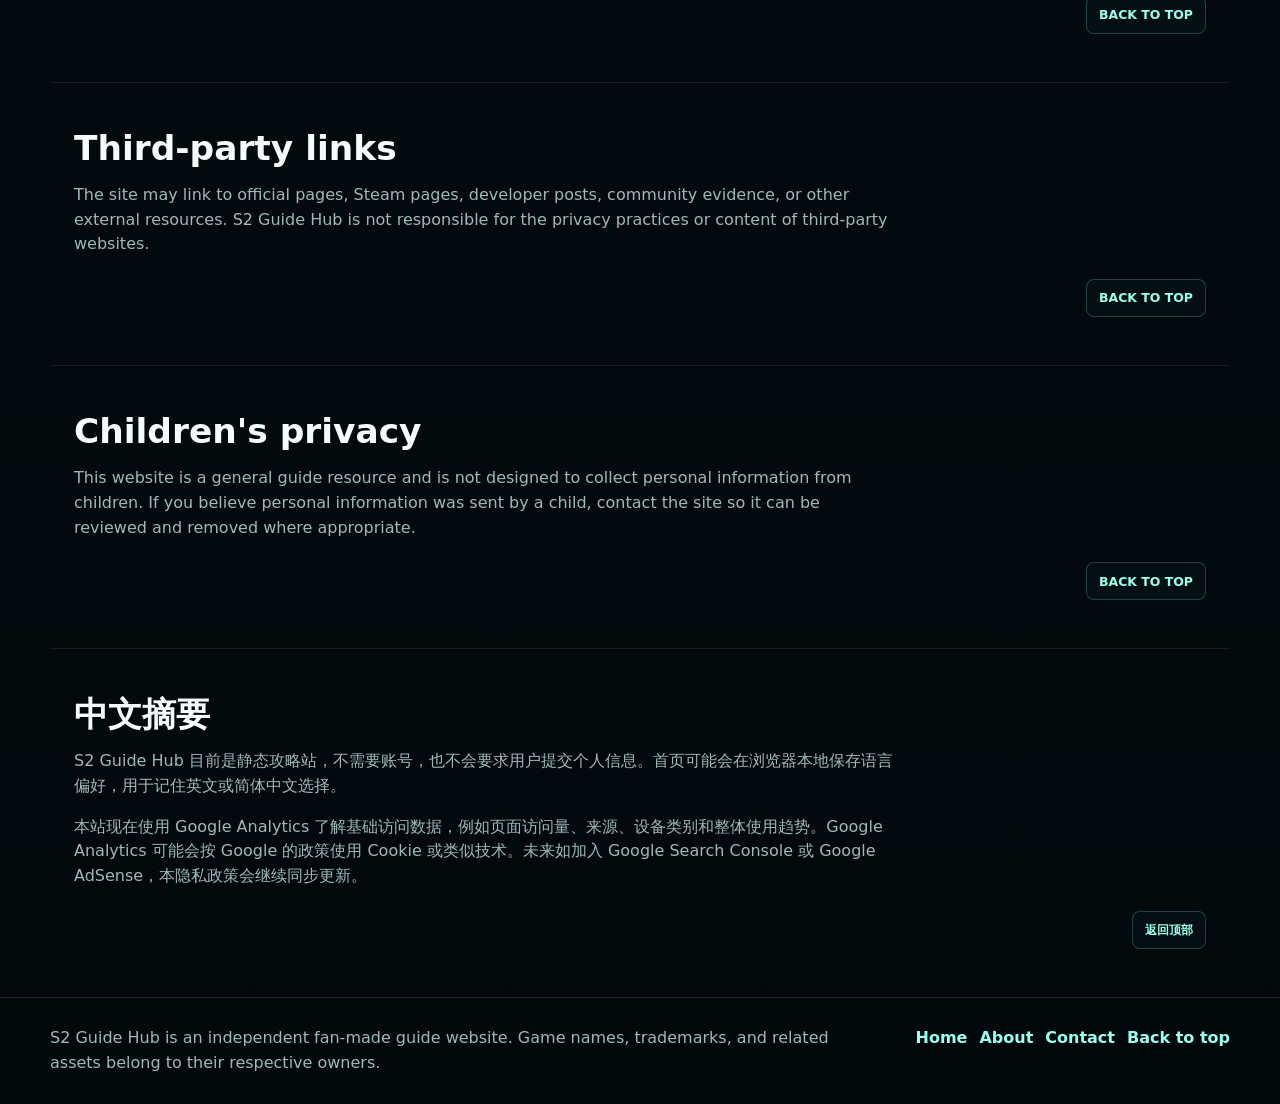
<file: privacy.html>
<!doctype html>
<html lang="en">
  <head>
    <!-- Google tag (gtag.js) -->
    <script async src="https://www.googletagmanager.com/gtag/js?id=G-YW6MKN77EK"></script>
    <script>
      window.dataLayer = window.dataLayer || [];
      function gtag(){dataLayer.push(arguments);}
      gtag('js', new Date());
      gtag('config', 'G-YW6MKN77EK');
    </script>
    <meta charset="utf-8">
    <meta name="viewport" content="width=device-width, initial-scale=1">
    <title>Privacy Policy | S2 Guide Hub</title>
    <meta
      name="description"
      content="Privacy policy for S2 Guide Hub, including language preferences, hosting logs, analytics, advertising, and contact email handling."
    >
    <meta name="theme-color" content="#061219">
    <meta property="og:title" content="Privacy Policy | S2 Guide Hub">
    <meta
      property="og:description"
      content="How S2 Guide Hub handles privacy for the static Blueprint Atlas website."
    >
    <meta property="og:type" content="website">
    <meta property="og:url" content="https://www.s2guidehub.com/privacy">
    <meta property="og:image" content="https://www.s2guidehub.com/assets/official-gallery/subnautica-2-official-05.jpg">
    <link rel="canonical" href="https://www.s2guidehub.com/privacy">
    <link rel="stylesheet" href="css/styles.css">
  </head>
  <body>
    <a class="skip-link" href="#main">Skip to content</a>

    <header class="site-header" id="top" aria-label="Primary navigation">
      <a class="brand" href="index.html#top" aria-label="S2 Guide Hub home">
        <span class="brand-mark" aria-hidden="true"></span>
        <span>S2 Guide Hub</span>
      </a>

      <nav class="nav-links" aria-label="Site sections">
        <a href="index.html#atlas">Atlas</a>
        <a href="index.html#unlocks">Unlocks</a>
        <a href="index.html#routes">Routes</a>
        <a href="index.html#blog">Blog</a>
        <a href="contact.html">Contact</a>
      </nav>

      <div class="language-switch" aria-label="Language">
        <a class="lang-button is-active" href="privacy.html" aria-current="page">EN</a>
        <a class="lang-button" href="#zh">中文</a>
      </div>
    </header>

    <main class="page-main" id="main">
      <section class="page-hero" aria-labelledby="privacy-title">
        <p class="eyebrow">Privacy Policy</p>
        <h1 id="privacy-title">Privacy Policy for S2 Guide Hub</h1>
        <p>
          Effective date: May 30, 2026. This policy explains how this static fan-made guide website handles visitor information.
        </p>
      </section>
      <figure class="concept-figure page-concept">
        <img
          src="assets/official-gallery/subnautica-2-official-05.jpg"
          alt="Official Subnautica 2 promotional screenshot showing a dark underwater biome and large creature silhouette"
        >
        <figcaption>
          Official Subnautica 2 promotional image via Steam / 官方宣传图，来源：Steam。Rights remain with Unknown Worlds Entertainment and related rightsholders.
        </figcaption>
      </figure>

      <section class="text-section" aria-labelledby="collect-title">
        <h2 id="collect-title">Information we collect</h2>
        <p>
          S2 Guide Hub does not require user accounts and does not ask visitors to submit personal information to use the website.
        </p>
        <p>
          The homepage may store a language preference in your browser using localStorage. This stays on your device and helps the site remember whether you selected English or Simplified Chinese.
        </p>
        <p>
          If you email the site, your email address and message content will be used to respond to your request, review corrections, or follow up on site issues.
        </p>
        <div class="section-action">
          <a class="section-top-link" href="#top">Back to top</a>
        </div>
      </section>

      <section class="text-section" aria-labelledby="logs-title">
        <h2 id="logs-title">Hosting, analytics, and advertising</h2>
        <p>
          Hosting providers may process standard technical logs such as IP address, browser type, requested URLs, timestamps, and error information to operate and secure the website.
        </p>
        <p>
          This website uses Google Analytics to understand basic website traffic, popular pages, referral sources, device categories, and other aggregate usage patterns. Google Analytics may use cookies or similar technologies according to Google's policies. Google Search Console and Google AdSense may also be used later; this page will be updated when advertising code is installed.
        </p>
        <div class="section-action">
          <a class="section-top-link" href="#top">Back to top</a>
        </div>
      </section>

      <section class="text-section" aria-labelledby="third-party-title">
        <h2 id="third-party-title">Third-party links</h2>
        <p>
          The site may link to official pages, Steam pages, developer posts, community evidence, or other external resources. S2 Guide Hub is not responsible for the privacy practices or content of third-party websites.
        </p>
        <div class="section-action">
          <a class="section-top-link" href="#top">Back to top</a>
        </div>
      </section>

      <section class="text-section" aria-labelledby="children-title">
        <h2 id="children-title">Children's privacy</h2>
        <p>
          This website is a general guide resource and is not designed to collect personal information from children. If you believe personal information was sent by a child, contact the site so it can be reviewed and removed where appropriate.
        </p>
        <div class="section-action">
          <a class="section-top-link" href="#top">Back to top</a>
        </div>
      </section>

      <section class="text-section" id="zh" aria-labelledby="privacy-zh-title">
        <h2 id="privacy-zh-title">中文摘要</h2>
        <p>
          S2 Guide Hub 目前是静态攻略站，不需要账号，也不会要求用户提交个人信息。首页可能会在浏览器本地保存语言偏好，用于记住英文或简体中文选择。
        </p>
        <p>
          本站现在使用 Google Analytics 了解基础访问数据，例如页面访问量、来源、设备类别和整体使用趋势。Google Analytics 可能会按 Google 的政策使用 Cookie 或类似技术。未来如加入 Google Search Console 或 Google AdSense，本隐私政策会继续同步更新。
        </p>
        <div class="section-action">
          <a class="section-top-link" href="#top">返回顶部</a>
        </div>
      </section>
    </main>

    <footer class="site-footer">
      <p>
        S2 Guide Hub is an independent fan-made guide website. Game names, trademarks, and related assets belong to their respective owners.
      </p>
      <nav class="footer-links" aria-label="Footer links">
        <a href="index.html#top">Home</a>
        <a href="about.html">About</a>
        <a href="contact.html">Contact</a>
        <a href="#top">Back to top</a>
      </nav>
    </footer>
  </body>
</html>
</file>
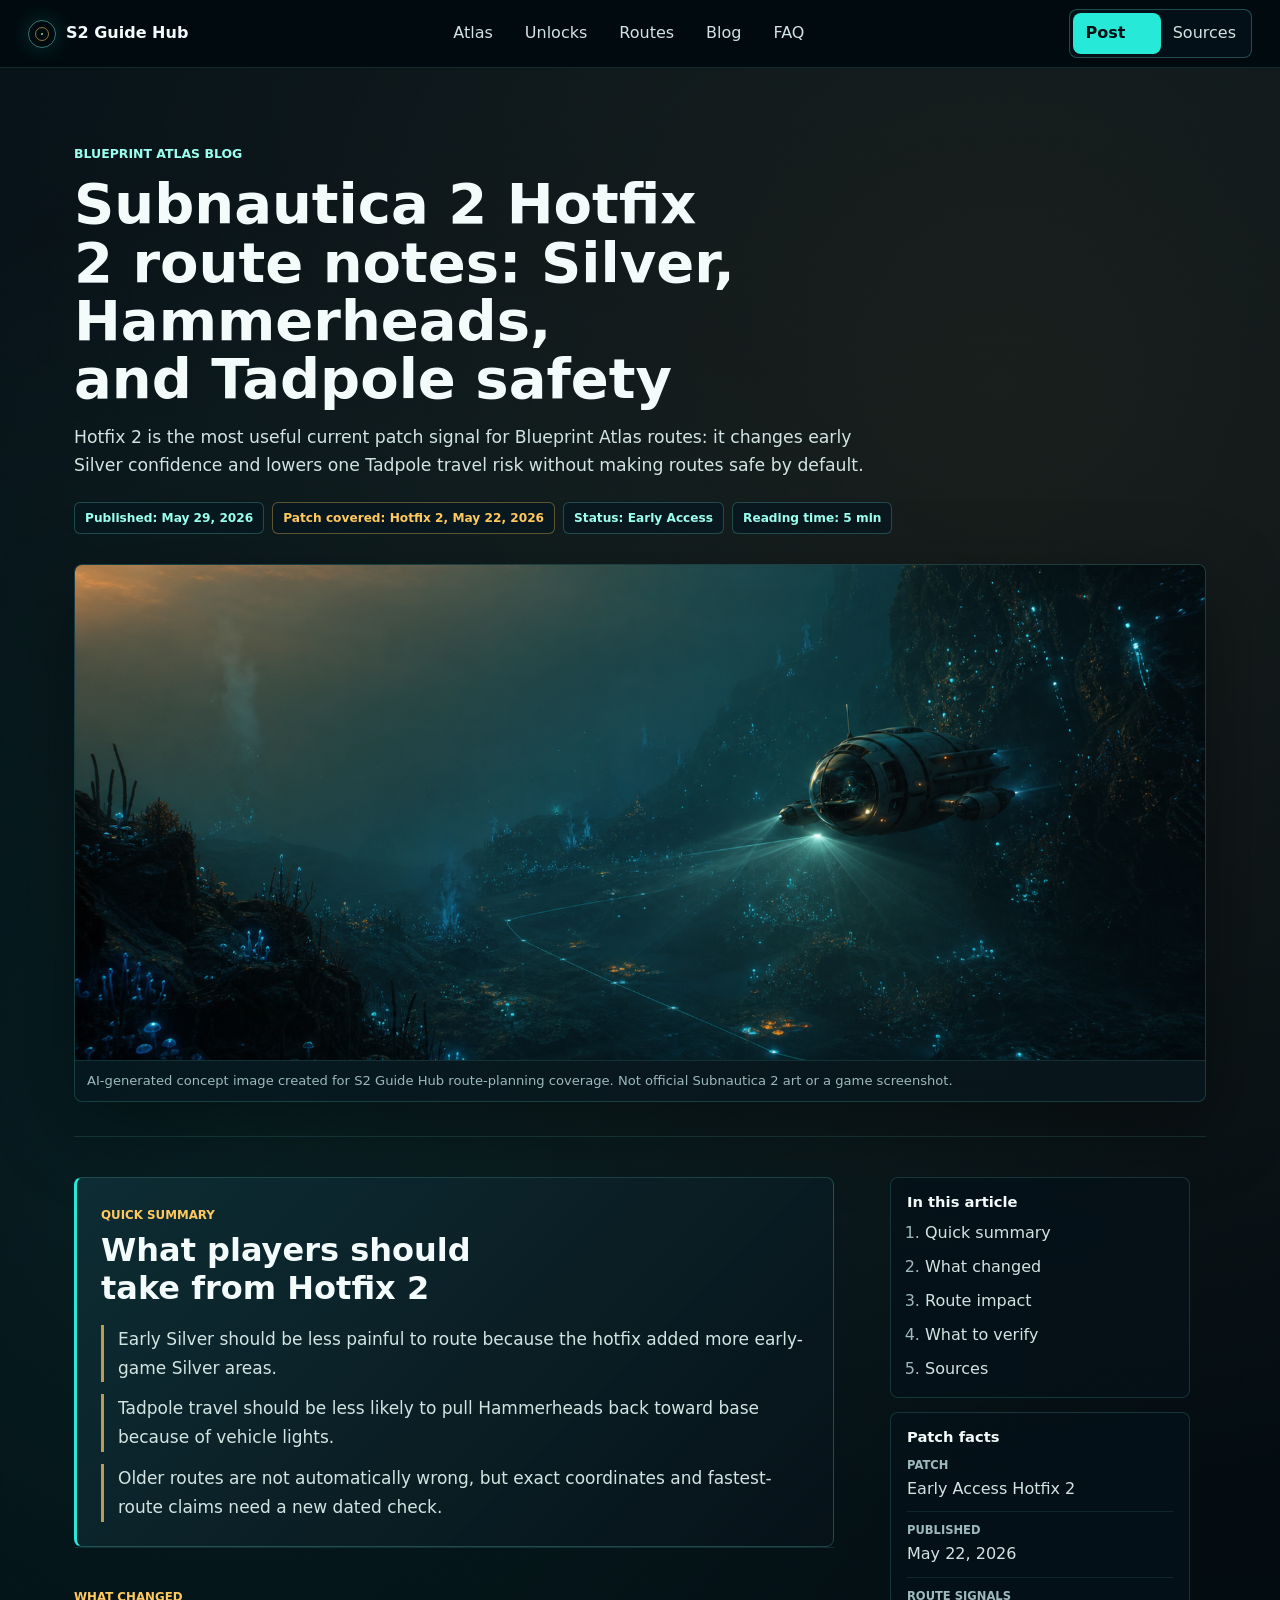
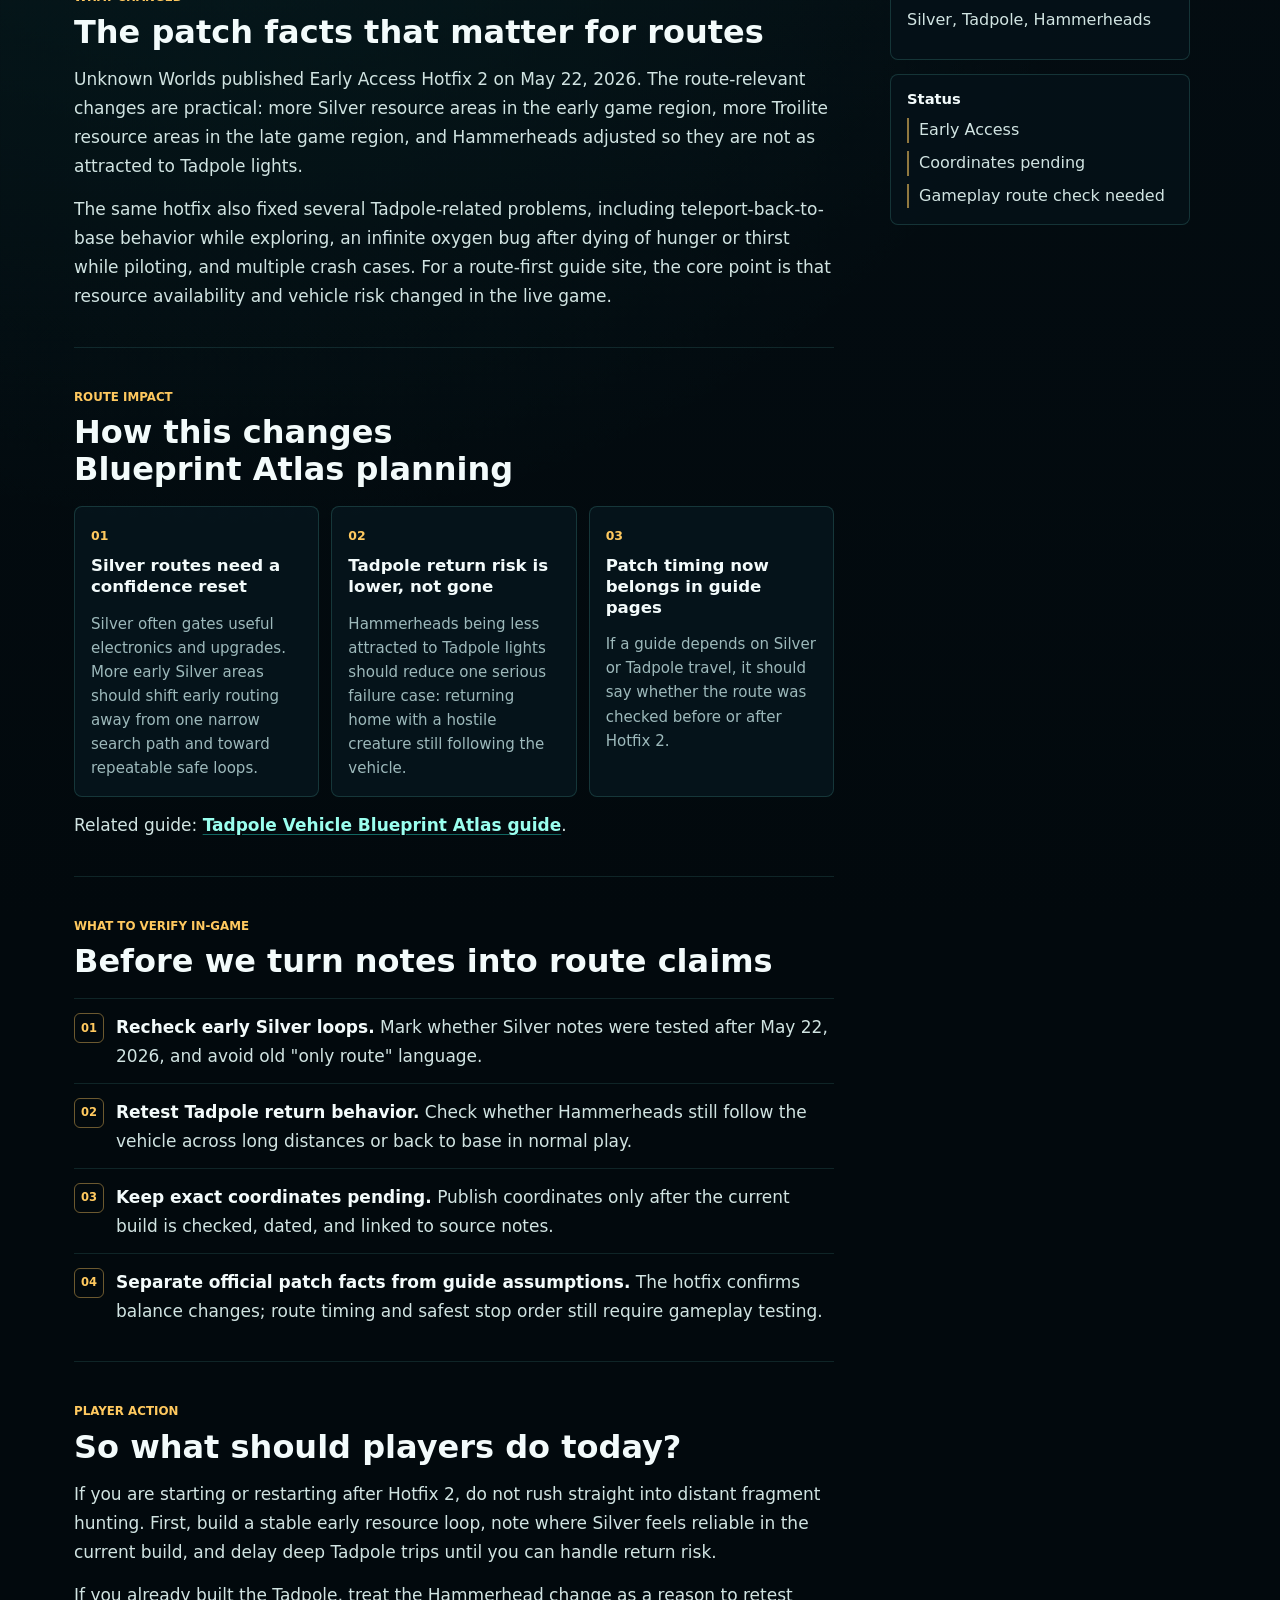
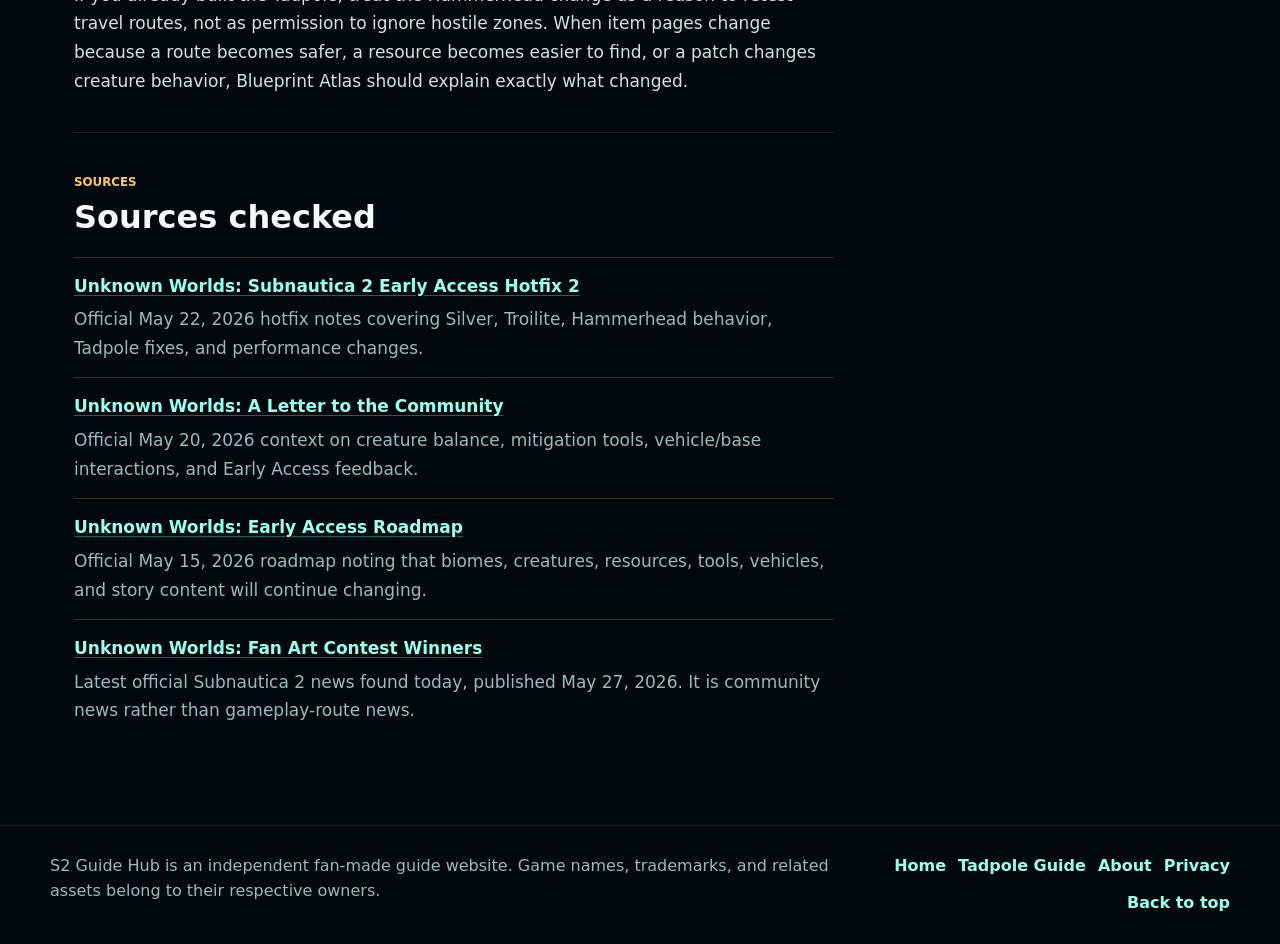
<file: blog/subnautica-2-hotfix-2-route-planning.html>
<!doctype html>
<html lang="en">
  <head>
    <!-- Google tag (gtag.js) -->
    <script async src="https://www.googletagmanager.com/gtag/js?id=G-YW6MKN77EK"></script>
    <script>
      window.dataLayer = window.dataLayer || [];
      function gtag(){dataLayer.push(arguments);}
      gtag('js', new Date());
      gtag('config', 'G-YW6MKN77EK');
    </script>
    <meta charset="utf-8">
    <meta name="viewport" content="width=device-width, initial-scale=1">
    <title>Subnautica 2 Hotfix 2 Route Notes: Silver, Hammerheads, and Tadpole Safety | S2 Guide Hub</title>
    <meta
      name="description"
      content="Subnautica 2 Hotfix 2 added more early Silver resource areas and adjusted Hammerhead behavior around Tadpole lights. Here is what it means for Blueprint Atlas routes."
    >
    <meta name="theme-color" content="#061219">
    <meta property="og:title" content="Subnautica 2 Hotfix 2 Route Notes">
    <meta
      property="og:description"
      content="How the latest gameplay-relevant Subnautica 2 hotfix affects early resource planning, Tadpole routes, and Hammerhead risk."
    >
    <meta property="og:type" content="article">
    <meta property="og:url" content="https://www.s2guidehub.com/blog/subnautica-2-hotfix-2-route-planning">
    <meta property="og:image" content="https://www.s2guidehub.com/assets/blog-hotfix-2-route-planning.png">
    <link rel="canonical" href="https://www.s2guidehub.com/blog/subnautica-2-hotfix-2-route-planning">
    <link rel="stylesheet" href="../css/styles.css">
    <script type="application/ld+json">
      {
        "@context": "https://schema.org",
        "@type": "Article",
        "headline": "Subnautica 2 Hotfix 2 Route Notes: Silver, Hammerheads, and Tadpole Safety",
        "description": "How Subnautica 2 Hotfix 2 affects early Silver collection and Tadpole route risk.",
        "image": "https://www.s2guidehub.com/assets/blog-hotfix-2-route-planning.png",
        "datePublished": "2026-05-29",
        "dateModified": "2026-05-29",
        "author": {
          "@type": "Organization",
          "name": "S2 Guide Hub"
        },
        "publisher": {
          "@type": "Organization",
          "name": "S2 Guide Hub"
        },
        "mainEntityOfPage": "https://www.s2guidehub.com/blog/subnautica-2-hotfix-2-route-planning"
      }
    </script>
  </head>
  <body>
    <a class="skip-link" href="#main">Skip to content</a>

    <header class="site-header" id="top" aria-label="Primary navigation">
      <a class="brand" href="../index.html#top" aria-label="S2 Guide Hub home">
        <span class="brand-mark" aria-hidden="true"></span>
        <span>S2 Guide Hub</span>
      </a>

      <nav class="nav-links" aria-label="Blueprint Atlas sections">
        <a href="../index.html#atlas">Atlas</a>
        <a href="../index.html#unlocks">Unlocks</a>
        <a href="../index.html#routes">Routes</a>
        <a href="../index.html#blog">Blog</a>
        <a href="../index.html#faq">FAQ</a>
      </nav>

      <div class="language-switch" aria-label="Article navigation">
        <a class="lang-button is-active" href="#main" aria-current="page">Post</a>
        <a class="lang-button" href="#sources">Sources</a>
      </div>
    </header>

    <main class="article-page" id="main">
      <article class="article-shell">
        <header class="article-masthead">
          <p class="eyebrow">Blueprint Atlas Blog</p>
          <h1>Subnautica 2 Hotfix 2 route notes: Silver, Hammerheads, and Tadpole safety</h1>
          <p class="article-deck">
            Hotfix 2 is the most useful current patch signal for Blueprint Atlas routes: it changes early Silver confidence and lowers one Tadpole travel risk without making routes safe by default.
          </p>
          <div class="article-meta" aria-label="Article metadata">
            <span>Published: May 29, 2026</span>
            <span>Patch covered: Hotfix 2, May 22, 2026</span>
            <span>Status: Early Access</span>
            <span>Reading time: 5 min</span>
          </div>

          <figure class="article-figure">
            <img
              src="../assets/blog-hotfix-2-route-planning.png"
              alt="AI-generated underwater exploration concept image with a small craft and glowing route-planning path"
            >
            <figcaption>
              AI-generated concept image created for S2 Guide Hub route-planning coverage. Not official Subnautica 2 art or a game screenshot.
            </figcaption>
          </figure>
        </header>

        <div class="article-layout">
          <div class="article-content">
            <section class="article-callout" id="quick-summary" aria-labelledby="quick-summary-title">
              <span class="section-kicker">Quick summary</span>
              <h2 id="quick-summary-title">What players should take from Hotfix 2</h2>
              <ul class="takeaway-list">
                <li>Early Silver should be less painful to route because the hotfix added more early-game Silver areas.</li>
                <li>Tadpole travel should be less likely to pull Hammerheads back toward base because of vehicle lights.</li>
                <li>Older routes are not automatically wrong, but exact coordinates and fastest-route claims need a new dated check.</li>
              </ul>
            </section>

            <section class="article-section" id="what-changed" aria-labelledby="what-changed-title">
              <span class="section-kicker">What changed</span>
              <h2 id="what-changed-title">The patch facts that matter for routes</h2>
              <p>
                Unknown Worlds published Early Access Hotfix 2 on May 22, 2026. The route-relevant changes are practical: more Silver resource areas in the early game region, more Troilite resource areas in the late game region, and Hammerheads adjusted so they are not as attracted to Tadpole lights.
              </p>
              <p>
                The same hotfix also fixed several Tadpole-related problems, including teleport-back-to-base behavior while exploring, an infinite oxygen bug after dying of hunger or thirst while piloting, and multiple crash cases. For a route-first guide site, the core point is that resource availability and vehicle risk changed in the live game.
              </p>
            </section>

            <section class="article-section" id="route-impact" aria-labelledby="route-impact-title">
              <span class="section-kicker">Route impact</span>
              <h2 id="route-impact-title">How this changes Blueprint Atlas planning</h2>
              <div class="impact-grid">
                <article class="impact-card">
                  <span>01</span>
                  <h3>Silver routes need a confidence reset</h3>
                  <p>
                    Silver often gates useful electronics and upgrades. More early Silver areas should shift early routing away from one narrow search path and toward repeatable safe loops.
                  </p>
                </article>
                <article class="impact-card">
                  <span>02</span>
                  <h3>Tadpole return risk is lower, not gone</h3>
                  <p>
                    Hammerheads being less attracted to Tadpole lights should reduce one serious failure case: returning home with a hostile creature still following the vehicle.
                  </p>
                </article>
                <article class="impact-card">
                  <span>03</span>
                  <h3>Patch timing now belongs in guide pages</h3>
                  <p>
                    If a guide depends on Silver or Tadpole travel, it should say whether the route was checked before or after Hotfix 2.
                  </p>
                </article>
              </div>
              <p>
                Related guide: <a class="inline-link" href="../unlocks/tadpole-vehicle.html">Tadpole Vehicle Blueprint Atlas guide</a>.
              </p>
            </section>

            <section class="article-section" id="verify-ingame" aria-labelledby="verify-ingame-title">
              <span class="section-kicker">What to verify in-game</span>
              <h2 id="verify-ingame-title">Before we turn notes into route claims</h2>
              <ol class="verification-list">
                <li>
                  <strong>Recheck early Silver loops.</strong>
                  Mark whether Silver notes were tested after May 22, 2026, and avoid old "only route" language.
                </li>
                <li>
                  <strong>Retest Tadpole return behavior.</strong>
                  Check whether Hammerheads still follow the vehicle across long distances or back to base in normal play.
                </li>
                <li>
                  <strong>Keep exact coordinates pending.</strong>
                  Publish coordinates only after the current build is checked, dated, and linked to source notes.
                </li>
                <li>
                  <strong>Separate official patch facts from guide assumptions.</strong>
                  The hotfix confirms balance changes; route timing and safest stop order still require gameplay testing.
                </li>
              </ol>
            </section>

            <section class="article-section" aria-labelledby="next-step-title">
              <span class="section-kicker">Player action</span>
              <h2 id="next-step-title">So what should players do today?</h2>
              <p>
                If you are starting or restarting after Hotfix 2, do not rush straight into distant fragment hunting. First, build a stable early resource loop, note where Silver feels reliable in the current build, and delay deep Tadpole trips until you can handle return risk.
              </p>
              <p>
                If you already built the Tadpole, treat the Hammerhead change as a reason to retest travel routes, not as permission to ignore hostile zones. When item pages change because a route becomes safer, a resource becomes easier to find, or a patch changes creature behavior, Blueprint Atlas should explain exactly what changed.
              </p>
            </section>

            <section class="article-section" id="sources" aria-labelledby="sources-title">
              <span class="section-kicker">Sources</span>
              <h2 id="sources-title">Sources checked</h2>
              <ul class="source-list article-source-list">
                <li>
                  <a class="inline-link" href="https://unknownworlds.com/en/news/subnautica-2-ea1-hotfix-2" rel="noopener noreferrer">
                    Unknown Worlds: Subnautica 2 Early Access Hotfix 2
                  </a>
                  <span>Official May 22, 2026 hotfix notes covering Silver, Troilite, Hammerhead behavior, Tadpole fixes, and performance changes.</span>
                </li>
                <li>
                  <a class="inline-link" href="https://unknownworlds.com/en/news/subnautica-2-community-letter-feedback" rel="noopener noreferrer">
                    Unknown Worlds: A Letter to the Community
                  </a>
                  <span>Official May 20, 2026 context on creature balance, mitigation tools, vehicle/base interactions, and Early Access feedback.</span>
                </li>
                <li>
                  <a class="inline-link" href="https://unknownworlds.com/en/news/subnautica-2-early-access-roadmap" rel="noopener noreferrer">
                    Unknown Worlds: Early Access Roadmap
                  </a>
                  <span>Official May 15, 2026 roadmap noting that biomes, creatures, resources, tools, vehicles, and story content will continue changing.</span>
                </li>
                <li>
                  <a class="inline-link" href="https://unknownworlds.com/en/news/subnautica-2-leviathan-awakens-winner-announcement" rel="noopener noreferrer">
                    Unknown Worlds: Fan Art Contest Winners
                  </a>
                  <span>Latest official Subnautica 2 news found today, published May 27, 2026. It is community news rather than gameplay-route news.</span>
                </li>
              </ul>
            </section>
          </div>

          <aside class="article-sidebar" aria-label="Article details">
            <section class="sidebar-panel">
              <h2>In this article</h2>
              <ol>
                <li><a href="#quick-summary">Quick summary</a></li>
                <li><a href="#what-changed">What changed</a></li>
                <li><a href="#route-impact">Route impact</a></li>
                <li><a href="#verify-ingame">What to verify</a></li>
                <li><a href="#sources">Sources</a></li>
              </ol>
            </section>

            <section class="sidebar-panel patch-facts">
              <h2>Patch facts</h2>
              <dl>
                <div>
                  <dt>Patch</dt>
                  <dd>Early Access Hotfix 2</dd>
                </div>
                <div>
                  <dt>Published</dt>
                  <dd>May 22, 2026</dd>
                </div>
                <div>
                  <dt>Route signals</dt>
                  <dd>Silver, Tadpole, Hammerheads</dd>
                </div>
              </dl>
            </section>

            <section class="sidebar-panel status-panel">
              <h2>Status</h2>
              <p>Early Access</p>
              <p>Coordinates pending</p>
              <p>Gameplay route check needed</p>
            </section>
          </aside>
        </div>
      </article>
    </main>

    <footer class="site-footer">
      <p>
        S2 Guide Hub is an independent fan-made guide website. Game names, trademarks, and related assets belong to their respective owners.
      </p>
      <nav class="footer-links" aria-label="Footer links">
        <a href="../index.html#top">Home</a>
        <a href="../unlocks/tadpole-vehicle.html">Tadpole Guide</a>
        <a href="../about.html">About</a>
        <a href="../privacy.html">Privacy</a>
        <a href="#top">Back to top</a>
      </nav>
    </footer>
  </body>
</html>
</file>
<file: css/styles.css>
:root {
  --ink: #f3fbfb;
  --muted: #9db9bb;
  --soft: #d1e4e2;
  --bg: #061219;
  --bg-deep: #02090d;
  --panel: rgba(8, 24, 31, 0.82);
  --panel-strong: rgba(10, 32, 40, 0.94);
  --line: rgba(110, 238, 225, 0.22);
  --line-strong: rgba(110, 238, 225, 0.48);
  --cyan: #26ead7;
  --cyan-soft: #9affef;
  --amber: #ffc95f;
  --coral: #ff7f73;
  --green: #8df6a9;
  --shadow: 0 24px 80px rgba(0, 0, 0, 0.38);
  --radius: 8px;
  --max: 1180px;
  color-scheme: dark;
}

* {
  box-sizing: border-box;
}

html {
  scroll-behavior: smooth;
  overflow-x: hidden;
}

body {
  margin: 0;
  background:
    linear-gradient(180deg, rgba(6, 18, 25, 0.94), rgba(2, 9, 13, 1) 34%),
    var(--bg-deep);
  color: var(--ink);
  font-family:
    Inter,
    ui-sans-serif,
    system-ui,
    -apple-system,
    BlinkMacSystemFont,
    "Segoe UI",
    "Microsoft YaHei",
    sans-serif;
  line-height: 1.55;
  letter-spacing: 0;
  overflow-x: hidden;
}

a {
  color: inherit;
  text-decoration: none;
}

button,
input {
  font: inherit;
}

button {
  cursor: pointer;
}

.skip-link {
  position: fixed;
  left: 16px;
  top: 12px;
  z-index: 20;
  transform: translateY(-160%);
  border: 1px solid var(--line-strong);
  border-radius: var(--radius);
  background: var(--panel-strong);
  padding: 10px 14px;
}

.skip-link:focus {
  transform: translateY(0);
}

.site-header {
  position: sticky;
  top: 0;
  z-index: 10;
  display: grid;
  grid-template-columns: auto 1fr auto;
  align-items: center;
  gap: 24px;
  min-height: 68px;
  border-bottom: 1px solid rgba(110, 238, 225, 0.14);
  background: rgba(2, 10, 15, 0.84);
  padding: 0 28px;
  backdrop-filter: blur(18px);
}

.brand {
  display: inline-flex;
  align-items: center;
  gap: 10px;
  font-weight: 800;
  white-space: nowrap;
  min-width: 0;
}

.brand-mark {
  position: relative;
  width: 28px;
  height: 28px;
  border: 1px solid var(--line-strong);
  border-radius: 50%;
  box-shadow: 0 0 22px rgba(38, 234, 215, 0.2);
}

.brand-mark::before,
.brand-mark::after {
  position: absolute;
  content: "";
  inset: 6px;
  border: 1px solid rgba(255, 201, 95, 0.55);
  border-radius: 50%;
}

.brand-mark::after {
  inset: 12px;
  background: var(--cyan);
  box-shadow: 0 0 16px rgba(38, 234, 215, 0.8);
}

.nav-links {
  display: flex;
  justify-content: center;
  gap: 6px;
}

.nav-links a,
.lang-button {
  min-height: 38px;
  border: 1px solid transparent;
  border-radius: var(--radius);
  color: var(--soft);
  padding: 8px 12px;
}

.nav-links a:hover,
.nav-links a:focus-visible,
.lang-button:hover,
.lang-button:focus-visible {
  border-color: var(--line-strong);
  background: rgba(110, 238, 225, 0.08);
  outline: none;
}

.language-switch {
  display: inline-grid;
  grid-template-columns: 1fr 1fr;
  border: 1px solid rgba(110, 238, 225, 0.28);
  border-radius: var(--radius);
  background: rgba(6, 20, 27, 0.72);
  padding: 3px;
}

.lang-button {
  min-width: 58px;
  border: 0;
  background: transparent;
}

.lang-button.is-active {
  background: var(--cyan);
  color: #021115;
  font-weight: 800;
}

.hero {
  position: relative;
  display: grid;
  grid-template-columns: minmax(0, 1fr) minmax(320px, 420px);
  gap: 44px;
  min-height: calc(100svh - 68px);
  overflow: hidden;
  padding: 92px max(28px, calc((100vw - var(--max)) / 2)) 78px;
  isolation: isolate;
}

.hero::before {
  position: absolute;
  content: "";
  inset: 0;
  z-index: -3;
  background-image:
    linear-gradient(90deg, rgba(2, 9, 13, 0.96), rgba(2, 9, 13, 0.34) 48%, rgba(2, 9, 13, 0.88)),
    url("../assets/official-gallery/subnautica-2-official-01.jpg");
  background-position: center;
  background-size: cover;
}

.hero::after {
  position: absolute;
  content: "";
  inset: 0;
  z-index: -2;
  background:
    repeating-linear-gradient(
      0deg,
      rgba(154, 255, 239, 0.035) 0,
      rgba(154, 255, 239, 0.035) 1px,
      transparent 1px,
      transparent 8px
    );
  mix-blend-mode: screen;
  pointer-events: none;
}

.hero-visual {
  position: absolute;
  inset: 0;
  z-index: -1;
  pointer-events: none;
}

.scan-line {
  position: absolute;
  left: 0;
  right: 0;
  top: 28%;
  height: 2px;
  background: linear-gradient(90deg, transparent, rgba(38, 234, 215, 0.72), transparent);
  opacity: 0.46;
  animation: scan 7s linear infinite;
}

.depth-tick {
  position: absolute;
  right: 9vw;
  width: 64px;
  height: 1px;
  background: rgba(255, 201, 95, 0.58);
}

.tick-a {
  top: 24%;
}

.tick-b {
  top: 48%;
  width: 40px;
}

.tick-c {
  top: 72%;
  width: 86px;
}

.hero-content {
  align-self: center;
  max-width: 780px;
  padding-top: 28px;
  min-width: 0;
}

.eyebrow {
  margin: 0 0 12px;
  color: var(--cyan-soft);
  font-size: 0.78rem;
  font-weight: 800;
  text-transform: uppercase;
}

h1,
h2,
h3,
p {
  overflow-wrap: anywhere;
}

h1 {
  max-width: 12ch;
  margin: 0;
  font-size: 6.2rem;
  line-height: 0.92;
  text-wrap: balance;
}

h2 {
  margin: 0;
  font-size: 3.25rem;
  line-height: 1.04;
  text-wrap: balance;
}

h3 {
  margin: 0;
  font-size: 1.05rem;
  line-height: 1.2;
}

.hero-copy {
  max-width: 720px;
  margin: 24px 0 0;
  color: var(--soft);
  font-size: 1.22rem;
}

.hero-actions {
  display: flex;
  flex-wrap: wrap;
  gap: 12px;
  margin-top: 34px;
}

.button {
  display: inline-flex;
  align-items: center;
  justify-content: center;
  gap: 10px;
  min-height: 48px;
  border-radius: var(--radius);
  padding: 12px 18px;
  font-weight: 800;
}

.button span:first-child {
  color: inherit;
  font-size: 0.76rem;
  opacity: 0.72;
}

.button-primary {
  background: var(--cyan);
  color: #021115;
  box-shadow: 0 16px 42px rgba(38, 234, 215, 0.2);
}

.button-secondary {
  border: 1px solid var(--line-strong);
  background: rgba(6, 20, 27, 0.72);
  color: var(--ink);
}

.button:hover,
.button:focus-visible {
  transform: translateY(-1px);
  outline: 2px solid rgba(255, 201, 95, 0.48);
  outline-offset: 3px;
}

.status-strip {
  display: grid;
  grid-template-columns: repeat(3, minmax(0, 1fr));
  max-width: 720px;
  margin: 38px 0 0;
  border: 1px solid rgba(110, 238, 225, 0.25);
  border-radius: var(--radius);
  background: rgba(2, 10, 15, 0.5);
  box-shadow: var(--shadow);
}

.status-strip div {
  min-width: 0;
  padding: 16px;
}

.status-strip div + div {
  border-left: 1px solid rgba(110, 238, 225, 0.16);
}

.status-strip dt {
  color: var(--muted);
  font-size: 0.75rem;
  text-transform: uppercase;
}

.status-strip dd {
  margin: 4px 0 0;
  color: var(--ink);
  font-weight: 800;
}

.mission-panel {
  align-self: center;
  width: 100%;
  min-width: 0;
  border: 1px solid rgba(110, 238, 225, 0.28);
  border-radius: var(--radius);
  background: var(--panel);
  box-shadow: var(--shadow);
  backdrop-filter: blur(18px);
}

.panel-header {
  border-bottom: 1px solid rgba(110, 238, 225, 0.14);
  padding: 22px;
}

.panel-header h2 {
  font-size: 1.55rem;
}

.mission-list {
  display: grid;
  gap: 0;
  margin: 0;
  padding: 0;
  list-style: none;
}

.mission-list li {
  display: grid;
  grid-template-columns: 1fr auto;
  gap: 16px;
  align-items: center;
  min-height: 76px;
  border-bottom: 1px solid rgba(110, 238, 225, 0.12);
  padding: 18px 22px;
  min-width: 0;
}

.mission-list li:last-child {
  border-bottom: 0;
}

.mission-list strong {
  justify-self: end;
  max-width: 100%;
  border: 1px solid rgba(255, 201, 95, 0.45);
  border-radius: 999px;
  color: var(--amber);
  padding: 5px 9px;
  font-size: 0.76rem;
  white-space: nowrap;
}

.section {
  padding: 86px max(24px, calc((100vw - var(--max)) / 2));
}

.section + .section {
  border-top: 1px solid rgba(110, 238, 225, 0.08);
}

.section-heading {
  max-width: 820px;
  margin-bottom: 34px;
}

.section-heading p:not(.eyebrow) {
  margin: 16px 0 0;
  color: var(--muted);
  font-size: 1.04rem;
}

.section-action {
  display: flex;
  justify-content: flex-end;
  margin-top: 22px;
}

.section-top-link {
  display: inline-flex;
  align-items: center;
  min-height: 38px;
  border: 1px solid rgba(110, 238, 225, 0.24);
  border-radius: var(--radius);
  background: rgba(6, 20, 27, 0.56);
  color: var(--cyan-soft);
  padding: 8px 12px;
  font-size: 0.78rem;
  font-weight: 900;
  text-transform: uppercase;
}

.section-top-link:hover,
.section-top-link:focus-visible {
  border-color: rgba(255, 201, 95, 0.62);
  color: var(--amber);
  outline: none;
}

.ad-slot {
  display: flex;
  align-items: center;
  justify-content: center;
  min-height: 96px;
  margin: 0 max(24px, calc((100vw - var(--max)) / 2));
  border: 1px dashed rgba(110, 238, 225, 0.24);
  border-radius: var(--radius);
  background:
    repeating-linear-gradient(
      135deg,
      rgba(110, 238, 225, 0.045) 0,
      rgba(110, 238, 225, 0.045) 8px,
      transparent 8px,
      transparent 16px
    ),
    rgba(8, 24, 31, 0.42);
  color: rgba(209, 228, 226, 0.64);
  font-size: 0.78rem;
  font-weight: 800;
  text-transform: uppercase;
}

.ad-slot-wide {
  max-width: var(--max);
}

.ad-slot-footer {
  margin-top: 10px;
}

.module-grid,
.featured-grid,
.logic-grid,
.route-timeline,
.blog-preview-grid {
  display: grid;
  gap: 14px;
}

.module-grid {
  grid-template-columns: repeat(4, minmax(0, 1fr));
}

.featured-grid {
  grid-template-columns: repeat(5, minmax(0, 1fr));
}

.logic-grid {
  grid-template-columns: repeat(5, minmax(0, 1fr));
}

.module-card,
.logic-card,
.route-step,
.blog-preview,
.finder-shell,
.faq-list details,
.template-panel,
.unlock-card {
  border: 1px solid rgba(110, 238, 225, 0.16);
  border-radius: var(--radius);
  background: rgba(8, 24, 31, 0.72);
}

.module-card,
.logic-card,
.route-step,
.blog-preview {
  min-height: 192px;
  padding: 20px;
}

.module-number {
  display: inline-flex;
  align-items: center;
  justify-content: center;
  width: 38px;
  height: 28px;
  margin-bottom: 24px;
  border: 1px solid rgba(110, 238, 225, 0.28);
  border-radius: 999px;
  color: var(--cyan-soft);
  font-size: 0.74rem;
  font-weight: 800;
}

.module-card p,
.logic-card p,
.route-step p,
.blog-preview p {
  margin: 12px 0 0;
  color: var(--muted);
}

.featured-section,
.route-preview-section {
  background:
    linear-gradient(180deg, rgba(7, 21, 29, 0.48), rgba(2, 9, 13, 0.18));
}

.unlock-card {
  display: flex;
  flex-direction: column;
  min-height: 100%;
  padding: 18px;
  background:
    linear-gradient(180deg, rgba(14, 40, 49, 0.82), rgba(5, 16, 22, 0.78));
}

a.unlock-card {
  color: inherit;
}

a.unlock-card:hover,
a.unlock-card:focus-visible {
  border-color: rgba(255, 201, 95, 0.58);
  outline: none;
  transform: translateY(-2px);
}

.featured-unlock-card {
  min-height: 340px;
}

.unlock-card-header {
  display: grid;
  grid-template-columns: 1fr auto;
  gap: 14px;
  align-items: start;
}

.unlock-category {
  margin: 0 0 8px;
  color: var(--amber);
  font-size: 0.74rem;
  font-weight: 900;
  text-transform: uppercase;
}

.score-badge {
  display: grid;
  place-items: center;
  width: 58px;
  min-width: 58px;
  height: 58px;
  border: 1px solid rgba(38, 234, 215, 0.5);
  border-radius: 50%;
  background: rgba(38, 234, 215, 0.08);
}

.score-badge strong {
  color: var(--cyan-soft);
  font-size: 1.05rem;
  line-height: 1;
}

.score-badge span {
  color: var(--muted);
  font-size: 0.58rem;
  font-weight: 800;
  text-transform: uppercase;
}

.unlock-summary {
  margin: 16px 0 0;
  color: var(--soft);
}

.unlock-value-block {
  margin: 16px 0 0;
  border-top: 1px solid rgba(110, 238, 225, 0.12);
  padding-top: 14px;
}

.unlock-value-block span {
  display: block;
  color: var(--amber);
  font-size: 0.68rem;
  font-weight: 900;
  text-transform: uppercase;
}

.unlock-value-block p {
  margin: 7px 0 0;
  color: var(--muted);
}

.unlock-meta {
  display: grid;
  grid-template-columns: repeat(2, minmax(0, 1fr));
  gap: 8px;
  margin: 18px 0 0;
}

.unlock-meta div {
  min-width: 0;
  border: 1px solid rgba(110, 238, 225, 0.12);
  border-radius: var(--radius);
  background: rgba(2, 10, 15, 0.42);
  padding: 9px;
}

.unlock-meta dt {
  color: var(--muted);
  font-size: 0.68rem;
  text-transform: uppercase;
}

.unlock-meta dd {
  margin: 4px 0 0;
  color: var(--ink);
  font-size: 0.82rem;
  font-weight: 800;
}

.logic-card {
  position: relative;
  overflow: hidden;
}

.logic-card::before {
  position: absolute;
  content: "";
  left: 0;
  right: 0;
  top: 0;
  height: 3px;
  background: linear-gradient(90deg, var(--cyan), var(--amber), var(--coral));
}

.logic-card span,
.route-step span {
  display: block;
  margin-bottom: 42px;
  color: var(--amber);
  font-size: 0.78rem;
  font-weight: 900;
}

.finder-shell {
  display: grid;
  grid-template-columns: minmax(260px, 340px) 1fr;
  gap: 20px;
  padding: 18px;
}

.finder-controls {
  border-right: 1px solid rgba(110, 238, 225, 0.14);
  padding: 6px 20px 6px 6px;
}

.search-label {
  display: block;
  margin-bottom: 10px;
  color: var(--soft);
  font-weight: 800;
}

#unlock-search {
  width: 100%;
  min-height: 48px;
  border: 1px solid rgba(110, 238, 225, 0.34);
  border-radius: var(--radius);
  background: rgba(2, 10, 15, 0.78);
  color: var(--ink);
  padding: 12px 14px;
}

#unlock-search:focus {
  border-color: var(--cyan);
  outline: 2px solid rgba(38, 234, 215, 0.25);
}

.filter-group {
  display: grid;
  grid-template-columns: repeat(2, minmax(0, 1fr));
  gap: 8px;
  margin-top: 16px;
}

.filter-button {
  min-height: 40px;
  border: 1px solid rgba(110, 238, 225, 0.18);
  border-radius: var(--radius);
  background: rgba(6, 20, 27, 0.72);
  color: var(--soft);
}

.filter-button.is-active {
  border-color: rgba(255, 201, 95, 0.62);
  background: rgba(255, 201, 95, 0.14);
  color: var(--amber);
  font-weight: 800;
}

.finder-results {
  display: grid;
  grid-template-columns: repeat(2, minmax(0, 1fr));
  gap: 12px;
}

.unlock-results .unlock-card {
  min-height: 300px;
}

.result-meta {
  display: flex;
  flex-wrap: wrap;
  gap: 8px;
  margin-top: auto;
  padding-top: 18px;
}

.chip {
  border: 1px solid rgba(110, 238, 225, 0.22);
  border-radius: 999px;
  color: var(--soft);
  padding: 4px 8px;
  font-size: 0.75rem;
}

.chip.needs-check,
.chip.warning {
  border-color: rgba(255, 201, 95, 0.42);
  color: var(--amber);
}

.chip.framework {
  border-color: rgba(141, 246, 169, 0.42);
  color: var(--green);
}

.chip-link {
  border-color: rgba(38, 234, 215, 0.5);
  background: rgba(38, 234, 215, 0.1);
  color: var(--cyan-soft);
  font-weight: 900;
}

.chip-link:hover,
.chip-link:focus-visible {
  border-color: rgba(255, 201, 95, 0.72);
  color: var(--amber);
  outline: none;
}

.chip.no-coordinates {
  border-color: rgba(255, 127, 115, 0.42);
  color: var(--coral);
}

.empty-state {
  grid-column: 1 / -1;
  border: 1px dashed rgba(110, 238, 225, 0.25);
  border-radius: var(--radius);
  color: var(--muted);
  padding: 24px;
}

.route-template-grid {
  display: grid;
  grid-template-columns: minmax(300px, 420px) 1fr;
  gap: 16px;
}

.template-panel {
  padding: 22px;
}

.template-label {
  margin: 0 0 18px;
  color: var(--amber);
  font-size: 0.74rem;
  font-weight: 900;
  text-transform: uppercase;
}

.template-list {
  display: grid;
  gap: 12px;
  margin: 20px 0 0;
  padding: 0;
  list-style: none;
}

.template-list li {
  border: 1px solid rgba(110, 238, 225, 0.12);
  border-radius: var(--radius);
  background: rgba(2, 10, 15, 0.38);
  padding: 12px;
  color: var(--soft);
}

.route-timeline {
  grid-template-columns: repeat(4, minmax(0, 1fr));
}

.compact-route {
  align-content: stretch;
}

.route-step {
  position: relative;
  overflow: hidden;
}

.route-step::before {
  position: absolute;
  content: "";
  left: 0;
  right: 0;
  top: 0;
  height: 3px;
  background: linear-gradient(90deg, var(--cyan), var(--amber), var(--coral));
}

.blog-section {
  background:
    radial-gradient(circle at 18% 12%, rgba(38, 234, 215, 0.11), transparent 34%),
    linear-gradient(180deg, rgba(7, 21, 29, 0.26), rgba(2, 9, 13, 0.72));
}

.blog-preview-grid {
  grid-template-columns: repeat(3, minmax(0, 1fr));
}

.blog-preview {
  position: relative;
  overflow: hidden;
}

.blog-preview::before {
  position: absolute;
  content: "";
  left: 20px;
  right: 20px;
  top: 0;
  height: 2px;
  background: linear-gradient(90deg, var(--cyan), rgba(255, 201, 95, 0.78), transparent);
}

.blog-date {
  display: inline-flex;
  align-items: center;
  min-height: 28px;
  margin-bottom: 24px;
  border: 1px solid rgba(110, 238, 225, 0.25);
  border-radius: 999px;
  color: var(--cyan-soft);
  padding: 4px 9px;
  font-size: 0.74rem;
  font-weight: 900;
}

.faq-list {
  display: grid;
  gap: 12px;
  max-width: 900px;
}

.faq-list details {
  padding: 18px 20px;
}

.faq-list summary {
  cursor: pointer;
  color: var(--ink);
  font-weight: 900;
}

.faq-list p {
  margin: 12px 0 0;
  color: var(--muted);
}

.page-main {
  min-height: 68vh;
  background:
    radial-gradient(circle at 82% 8%, rgba(38, 234, 215, 0.11), transparent 34%),
    linear-gradient(180deg, rgba(7, 21, 29, 0.36), rgba(2, 9, 13, 0.82));
}

.page-hero {
  padding: 96px max(24px, calc((100vw - var(--max)) / 2)) 56px;
}

.page-hero h1 {
  max-width: 860px;
  font-size: 4.2rem;
  line-height: 1;
}

.page-hero p:not(.eyebrow) {
  max-width: 760px;
  margin: 22px 0 0;
  color: var(--soft);
  font-size: 1.12rem;
}

.text-section {
  max-width: var(--max);
  margin: 0 auto;
  border-top: 1px solid rgba(110, 238, 225, 0.1);
  padding: 48px 24px;
}

.text-section h2 {
  max-width: 760px;
  font-size: 2.15rem;
}

.text-section p,
.page-list {
  max-width: 820px;
  color: var(--muted);
}

.text-section p {
  margin: 16px 0 0;
}

.inline-link {
  color: var(--cyan-soft);
  font-weight: 900;
  text-decoration: underline;
  text-decoration-color: rgba(38, 234, 215, 0.42);
  text-underline-offset: 3px;
}

.page-list {
  display: grid;
  gap: 10px;
  margin: 18px 0 0;
  padding-left: 20px;
}

.guide-main {
  padding-bottom: 48px;
}

.guide-hero h1 {
  max-width: 920px;
}

.guide-hero-summary {
  display: grid;
  grid-template-columns: repeat(3, minmax(0, 1fr));
  gap: 10px;
  max-width: var(--max);
  margin-top: 34px;
}

.guide-hero-summary div,
.guide-panel {
  min-width: 0;
  border: 1px solid rgba(110, 238, 225, 0.16);
  border-radius: var(--radius);
  background: rgba(8, 24, 31, 0.74);
}

.guide-hero-summary div {
  padding: 16px;
}

.guide-hero-summary span,
.guide-meta-list dt,
.guide-table th {
  color: var(--muted);
  font-size: 0.72rem;
  font-weight: 900;
  text-transform: uppercase;
}

.guide-hero-summary strong {
  display: block;
  margin-top: 6px;
  color: var(--ink);
  line-height: 1.2;
  overflow-wrap: anywhere;
}

.guide-section {
  padding: 54px max(24px, calc((100vw - var(--max)) / 2));
}

.guide-section + .guide-section {
  border-top: 1px solid rgba(110, 238, 225, 0.08);
}

.guide-layout {
  display: grid;
  grid-template-columns: minmax(0, 1fr) minmax(280px, 360px);
  gap: 16px;
}

.guide-panel {
  padding: 24px;
}

.guide-panel-primary h2,
.guide-panel h2 {
  font-size: 2rem;
}

.guide-panel p {
  color: var(--muted);
}

.guide-related-links {
  display: flex;
  flex-wrap: wrap;
  gap: 8px;
  margin-top: 20px;
}

.guide-meta-list {
  display: grid;
  gap: 14px;
  margin: 18px 0 0;
}

.guide-meta-list div {
  border-top: 1px solid rgba(110, 238, 225, 0.12);
  padding-top: 12px;
}

.guide-meta-list dd {
  margin: 5px 0 0;
  color: var(--soft);
  overflow-wrap: anywhere;
}

.status-card {
  background:
    linear-gradient(180deg, rgba(14, 40, 49, 0.88), rgba(5, 16, 22, 0.78));
}

.warning-panel {
  border-color: rgba(255, 201, 95, 0.24);
}

.guide-heading {
  margin-bottom: 24px;
}

.guide-route-grid {
  display: grid;
  grid-template-columns: repeat(5, minmax(0, 1fr));
  gap: 14px;
}

.guide-table-wrap {
  width: 100%;
  margin-top: 20px;
  overflow-x: auto;
}

.guide-table {
  width: 100%;
  min-width: 640px;
  border-collapse: collapse;
}

.guide-table th,
.guide-table td {
  border-bottom: 1px solid rgba(110, 238, 225, 0.12);
  padding: 13px 10px;
  text-align: left;
  vertical-align: top;
}

.guide-table td {
  color: var(--soft);
  overflow-wrap: anywhere;
}

.source-list {
  display: grid;
  gap: 14px;
  margin: 20px 0 0;
  padding: 0;
  list-style: none;
}

.source-list li {
  display: grid;
  gap: 5px;
  border-top: 1px solid rgba(110, 238, 225, 0.12);
  padding-top: 14px;
}

.source-list span {
  color: var(--muted);
  overflow-wrap: anywhere;
}

.article-page {
  padding-bottom: 64px;
  background:
    radial-gradient(circle at 78% 8%, rgba(255, 201, 95, 0.08), transparent 30%),
    radial-gradient(circle at 18% 28%, rgba(38, 234, 215, 0.08), transparent 32%),
    linear-gradient(180deg, rgba(6, 18, 25, 0.88), rgba(2, 9, 13, 1) 62%);
}

.article-shell {
  max-width: var(--max);
  margin: 0 auto;
  padding: 48px 24px 0;
}

.article-masthead {
  padding: 28px 0 34px;
  border-bottom: 1px solid rgba(110, 238, 225, 0.14);
}

.article-masthead h1 {
  max-width: 900px;
  margin: 12px 0 16px;
  font-size: 3.5rem;
  line-height: 1.04;
}

.article-deck {
  max-width: 820px;
  margin: 0;
  color: var(--soft);
  font-size: 1.08rem;
  line-height: 1.6;
}

.article-meta {
  display: flex;
  flex-wrap: wrap;
  gap: 8px;
  margin-top: 22px;
}

.article-meta span {
  border: 1px solid rgba(110, 238, 225, 0.24);
  border-radius: 6px;
  background: rgba(8, 24, 31, 0.74);
  color: var(--cyan-soft);
  padding: 6px 10px;
  font-size: 0.76rem;
  font-weight: 900;
}

.article-meta span:nth-child(2) {
  border-color: rgba(255, 201, 95, 0.34);
  color: var(--amber);
}

.article-figure {
  margin: 30px 0 0;
  border: 1px solid rgba(110, 238, 225, 0.18);
  border-radius: var(--radius);
  background: rgba(8, 24, 31, 0.62);
  overflow: hidden;
  box-shadow: var(--shadow);
}

.article-figure img {
  display: block;
  width: 100%;
  aspect-ratio: 16 / 7;
  object-fit: cover;
}

.article-figure figcaption {
  border-top: 1px solid rgba(110, 238, 225, 0.12);
  color: var(--muted);
  font-size: 0.82rem;
  padding: 10px 12px;
}


.concept-figure {
  width: min(820px, calc(100% - 48px));
  max-width: 820px;
  margin: 34px auto 0;
  border: 1px solid rgba(110, 238, 225, 0.18);
  border-radius: var(--radius);
  background: rgba(8, 24, 31, 0.62);
  overflow: hidden;
  box-shadow: var(--shadow);
}

.concept-figure img {
  display: block;
  width: 100%;
  aspect-ratio: 16 / 7;
  object-fit: cover;
}

.concept-figure figcaption {
  border-top: 1px solid rgba(110, 238, 225, 0.12);
  color: var(--muted);
  font-size: 0.82rem;
  padding: 10px 12px;
}

.homepage-concept,
.unlocks-concept {
  max-width: 820px;
  margin-left: auto;
  margin-right: auto;
}

.unlocks-concept {
  margin-top: 0;
  margin-bottom: 34px;
}

.page-concept,
.guide-concept {
  margin-left: auto;
  margin-right: auto;
}

.guide-concept {
  margin-top: 0;
  margin-bottom: 42px;
}
.article-layout {
  display: grid;
  grid-template-columns: minmax(0, 760px) minmax(240px, 300px);
  gap: 56px;
  align-items: start;
  margin-top: 40px;
}

.article-content {
  max-width: 760px;
  min-width: 0;
}

.article-content p,
.article-content li {
  color: var(--soft);
  font-size: 1.0625rem;
  line-height: 1.7;
}

.article-content p {
  margin: 14px 0 0;
}

.section-kicker {
  display: inline-block;
  margin-bottom: 8px;
  color: var(--amber);
  font-size: 0.74rem;
  font-weight: 900;
  text-transform: uppercase;
}

.article-section {
  border-top: 1px solid rgba(110, 238, 225, 0.12);
  padding: 36px 0;
}

.article-section h2,
.article-callout h2 {
  margin: 0;
  font-size: 2rem;
  line-height: 1.16;
}

.article-section h3,
.impact-card h3 {
  margin: 8px 0 0;
  font-size: 1.04rem;
  line-height: 1.25;
}

.article-callout {
  border: 1px solid rgba(110, 238, 225, 0.2);
  border-left: 3px solid var(--cyan);
  border-radius: var(--radius);
  background:
    linear-gradient(135deg, rgba(14, 48, 55, 0.88), rgba(7, 18, 24, 0.94)),
    rgba(8, 24, 31, 0.82);
  padding: 24px;
}

.takeaway-list,
.verification-list {
  display: grid;
  gap: 12px;
  margin: 18px 0 0;
  padding: 0;
  list-style: none;
}

.takeaway-list li {
  border-left: 3px solid rgba(255, 201, 95, 0.72);
  padding-left: 14px;
}

.impact-grid {
  display: grid;
  grid-template-columns: repeat(3, minmax(0, 1fr));
  gap: 12px;
  margin-top: 18px;
}

.impact-card {
  border: 1px solid rgba(110, 238, 225, 0.16);
  border-radius: var(--radius);
  background: rgba(8, 24, 31, 0.74);
  padding: 16px;
}

.impact-card span {
  color: var(--amber);
  font-size: 0.78rem;
  font-weight: 900;
}

.impact-card p {
  color: var(--muted);
  font-size: 0.94rem;
  line-height: 1.6;
}

.verification-list {
  counter-reset: verify-step;
}

.verification-list li {
  position: relative;
  border-top: 1px solid rgba(110, 238, 225, 0.12);
  padding: 14px 0 0 42px;
}

.verification-list li::before {
  position: absolute;
  left: 0;
  top: 14px;
  width: 28px;
  height: 28px;
  border: 1px solid rgba(255, 201, 95, 0.42);
  border-radius: 6px;
  color: var(--amber);
  content: counter(verify-step, decimal-leading-zero);
  counter-increment: verify-step;
  display: grid;
  place-items: center;
  font-size: 0.72rem;
  font-weight: 900;
}

.verification-list strong {
  color: var(--ink);
}

.article-source-list li {
  border-color: rgba(255, 201, 95, 0.2);
}

.article-sidebar {
  position: sticky;
  top: 92px;
  display: grid;
  gap: 14px;
}

.sidebar-panel {
  border: 1px solid rgba(110, 238, 225, 0.16);
  border-radius: var(--radius);
  background: rgba(6, 18, 25, 0.82);
  padding: 16px;
}

.sidebar-panel h2 {
  margin: 0 0 12px;
  color: var(--ink);
  font-size: 0.92rem;
}

.sidebar-panel ol {
  display: grid;
  gap: 9px;
  margin: 0;
  padding-left: 18px;
  color: var(--muted);
}

.sidebar-panel a {
  color: var(--soft);
}

.sidebar-panel a:hover,
.sidebar-panel a:focus-visible {
  color: var(--cyan-soft);
}

.patch-facts dl {
  display: grid;
  gap: 0;
  margin: 0;
}

.patch-facts div {
  border-top: 1px solid rgba(110, 238, 225, 0.1);
  padding: 10px 0;
}

.patch-facts div:first-child {
  border-top: 0;
  padding-top: 0;
}

.patch-facts dt {
  color: var(--muted);
  font-size: 0.72rem;
  font-weight: 900;
  text-transform: uppercase;
}

.patch-facts dd {
  margin: 2px 0 0;
  color: var(--soft);
}

.status-panel p {
  margin: 8px 0 0;
  border-left: 2px solid rgba(255, 201, 95, 0.56);
  color: var(--soft);
  padding-left: 10px;
}

.site-footer {
  display: flex;
  justify-content: space-between;
  align-items: flex-start;
  gap: 20px;
  border-top: 1px solid rgba(110, 238, 225, 0.14);
  background: #02090d;
  padding: 28px max(24px, calc((100vw - var(--max)) / 2));
  color: var(--muted);
}

.site-footer p {
  max-width: 780px;
  margin: 0;
}

.site-footer a {
  color: var(--cyan-soft);
  font-weight: 800;
  white-space: nowrap;
}

.footer-links {
  display: flex;
  flex-wrap: wrap;
  justify-content: flex-end;
  gap: 12px;
}

@keyframes scan {
  0% {
    transform: translateY(-34vh);
    opacity: 0;
  }

  12%,
  78% {
    opacity: 0.46;
  }

  100% {
    transform: translateY(82vh);
    opacity: 0;
  }
}

@media (prefers-reduced-motion: reduce) {
  *,
  *::before,
  *::after {
    scroll-behavior: auto !important;
    animation-duration: 0.01ms !important;
    animation-iteration-count: 1 !important;
    transition-duration: 0.01ms !important;
  }
}

@media (max-width: 1180px) {
  .featured-grid {
    grid-template-columns: repeat(3, minmax(0, 1fr));
  }

  .logic-grid {
    grid-template-columns: repeat(3, minmax(0, 1fr));
  }
}

@media (max-width: 1040px) {
  .site-header {
    grid-template-columns: 1fr auto;
  }

  .nav-links {
    display: none;
  }

  .hero {
    grid-template-columns: 1fr;
    min-height: auto;
    padding-top: 76px;
  }

  h1 {
    font-size: 4.8rem;
  }

  h2 {
    font-size: 2.7rem;
  }

  .mission-panel {
    max-width: 680px;
  }

  .module-grid,
  .route-timeline,
  .guide-route-grid,
  .article-checklist,
  .blog-preview-grid {
    grid-template-columns: repeat(2, minmax(0, 1fr));
  }

  .finder-shell,
  .route-template-grid,
  .guide-layout,
  .article-layout {
    grid-template-columns: 1fr;
  }

  .article-content {
    max-width: 760px;
  }

  .article-sidebar {
    position: static;
    grid-template-columns: repeat(3, minmax(0, 1fr));
  }

  .finder-controls {
    border-right: 0;
    border-bottom: 1px solid rgba(110, 238, 225, 0.14);
    padding: 6px 6px 20px;
  }
}

@media (max-width: 760px) {
  .homepage-concept,
  .unlocks-concept,
  .page-concept,
  .guide-concept {
    margin-left: 18px;
    margin-right: 18px;
  }


  .site-header {
    grid-template-columns: minmax(0, 1fr) auto;
    gap: 12px;
    padding: 0 14px;
  }

  .brand span:last-child {
    display: block;
    max-width: clamp(118px, 38vw, 168px);
    overflow: hidden;
    text-overflow: ellipsis;
  }

  .language-switch {
    width: 102px;
    transform: scale(0.94);
    transform-origin: right center;
  }

  .lang-button {
    min-width: 0;
    padding: 8px 7px;
  }

  .hero {
    padding: 56px 18px 56px;
  }

  h1 {
    font-size: 3.35rem;
  }

  h2 {
    font-size: 2.2rem;
  }

  .hero-copy {
    font-size: 1rem;
  }

  .page-hero {
    padding: 62px 18px 42px;
  }

  .page-hero h1 {
    font-size: 2.45rem;
  }

  .page-hero p:not(.eyebrow) {
    width: 100%;
    max-width: 100%;
    font-size: 1rem;
    overflow-wrap: anywhere;
    word-break: break-word;
  }

  .text-section {
    padding: 42px 18px;
  }

  .text-section h2 {
    font-size: 1.8rem;
  }

  .hero-actions,
  .site-footer {
    flex-direction: column;
    align-items: stretch;
  }

  .button {
    width: 100%;
  }

  .status-strip {
    grid-template-columns: 1fr;
  }

  .status-strip div + div {
    border-top: 1px solid rgba(110, 238, 225, 0.16);
    border-left: 0;
  }

  .mission-list li {
    grid-template-columns: 1fr;
  }

  .mission-list strong {
    justify-self: start;
    white-space: normal;
  }

  .panel-header h2 {
    font-size: 1.32rem;
  }

  .section {
    padding: 62px 18px;
  }

  .ad-slot {
    min-height: 82px;
    margin-left: 18px;
    margin-right: 18px;
  }

  .module-grid,
  .featured-grid,
  .logic-grid,
  .route-timeline,
  .guide-route-grid,
  .article-checklist,
  .finder-results,
  .blog-preview-grid {
    grid-template-columns: 1fr;
  }

  .article-shell {
    padding: 34px 18px 0;
  }

  .article-masthead {
    padding: 18px 0 28px;
  }

  .article-masthead h1 {
    font-size: 2.25rem;
    line-height: 1.08;
  }

  .article-deck,
  .article-content p,
  .article-content li {
    font-size: 1rem;
  }

  .article-figure img {
    aspect-ratio: 16 / 9;
  }

  .article-layout {
    gap: 28px;
    margin-top: 28px;
  }

  .article-section h2 {
    font-size: 1.65rem;
  }

  .article-callout {
    padding: 18px;
  }

  .article-callout h2 {
    font-size: 1.65rem;
  }

  .impact-grid,
  .article-sidebar {
    grid-template-columns: 1fr;
  }

  .guide-hero-summary {
    grid-template-columns: 1fr;
  }

  .guide-hero-summary div,
  .guide-panel,
  .module-card,
  .route-step,
  .blog-preview {
    max-width: 100%;
    overflow-wrap: anywhere;
    word-break: break-word;
  }

  .guide-section {
    padding: 42px 18px;
  }

  .filter-group {
    grid-template-columns: 1fr;
  }

  .unlock-meta {
    grid-template-columns: 1fr;
  }
}
</file>
